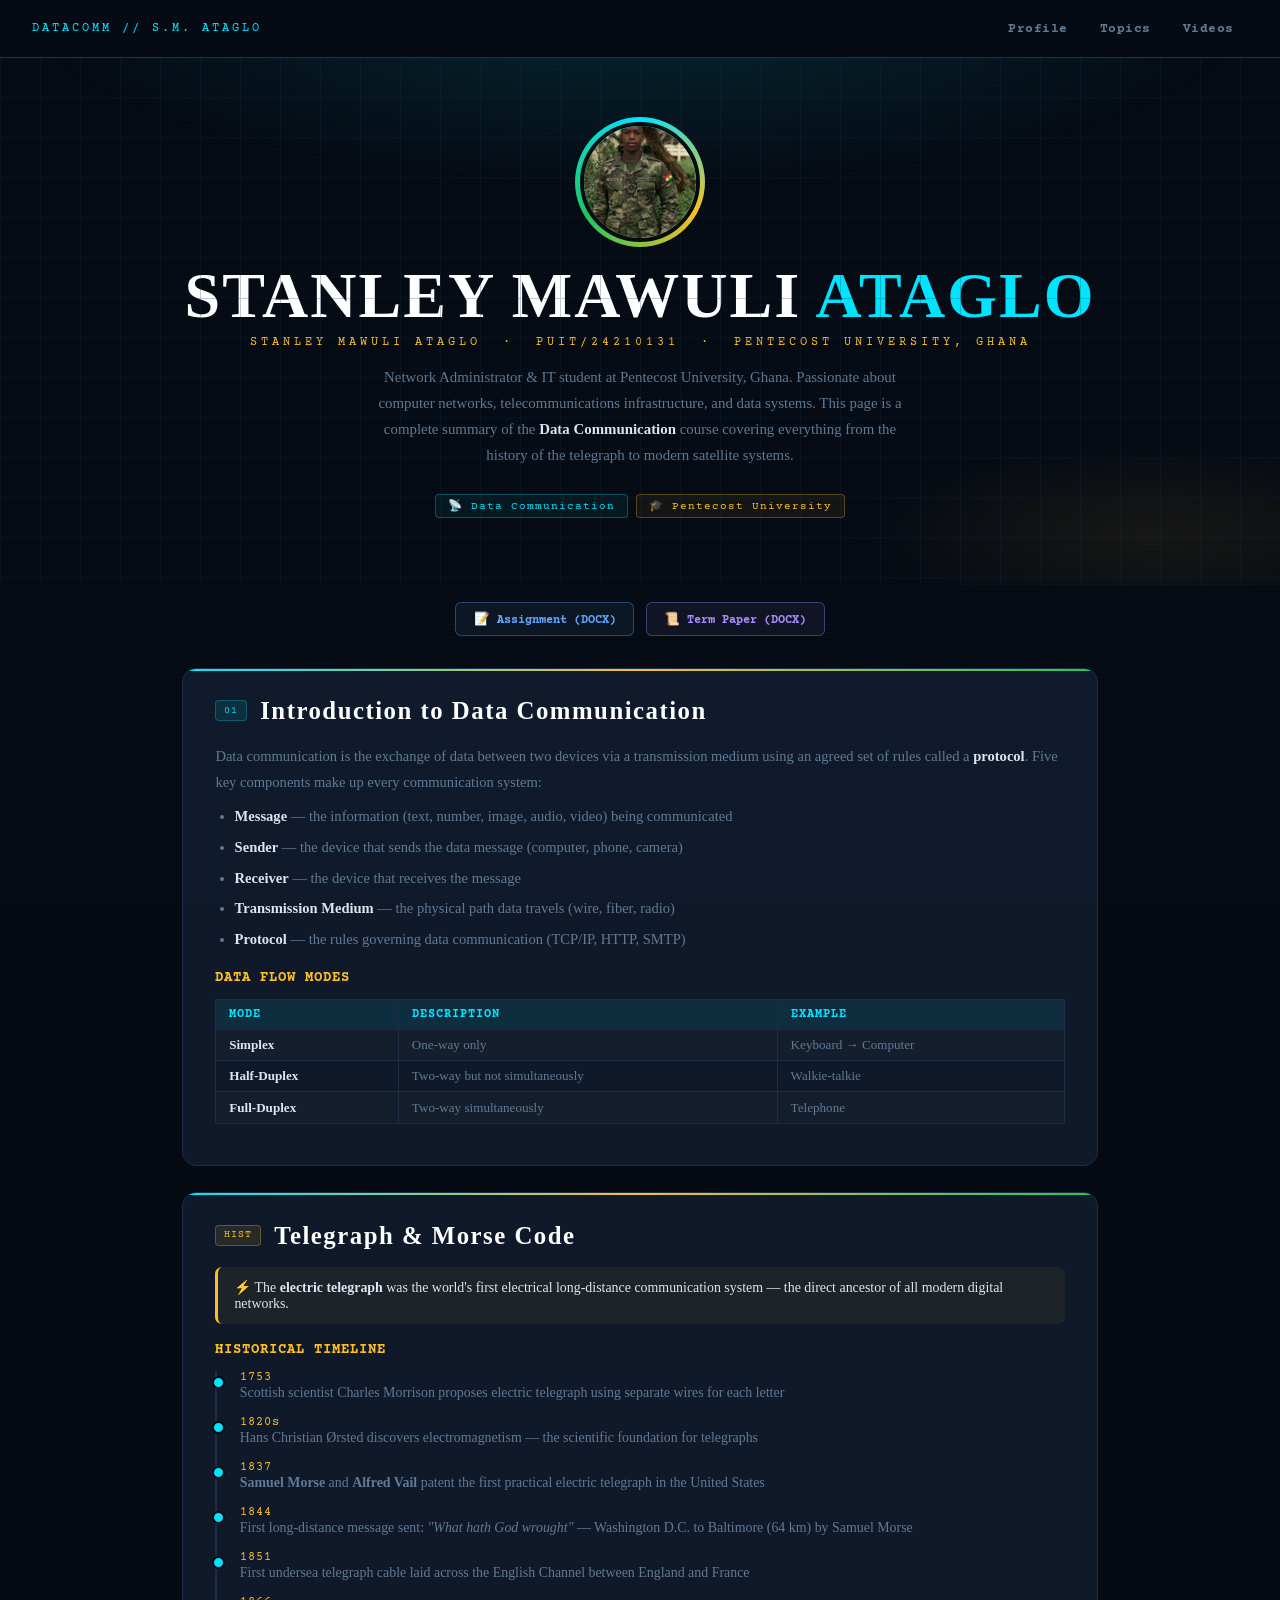
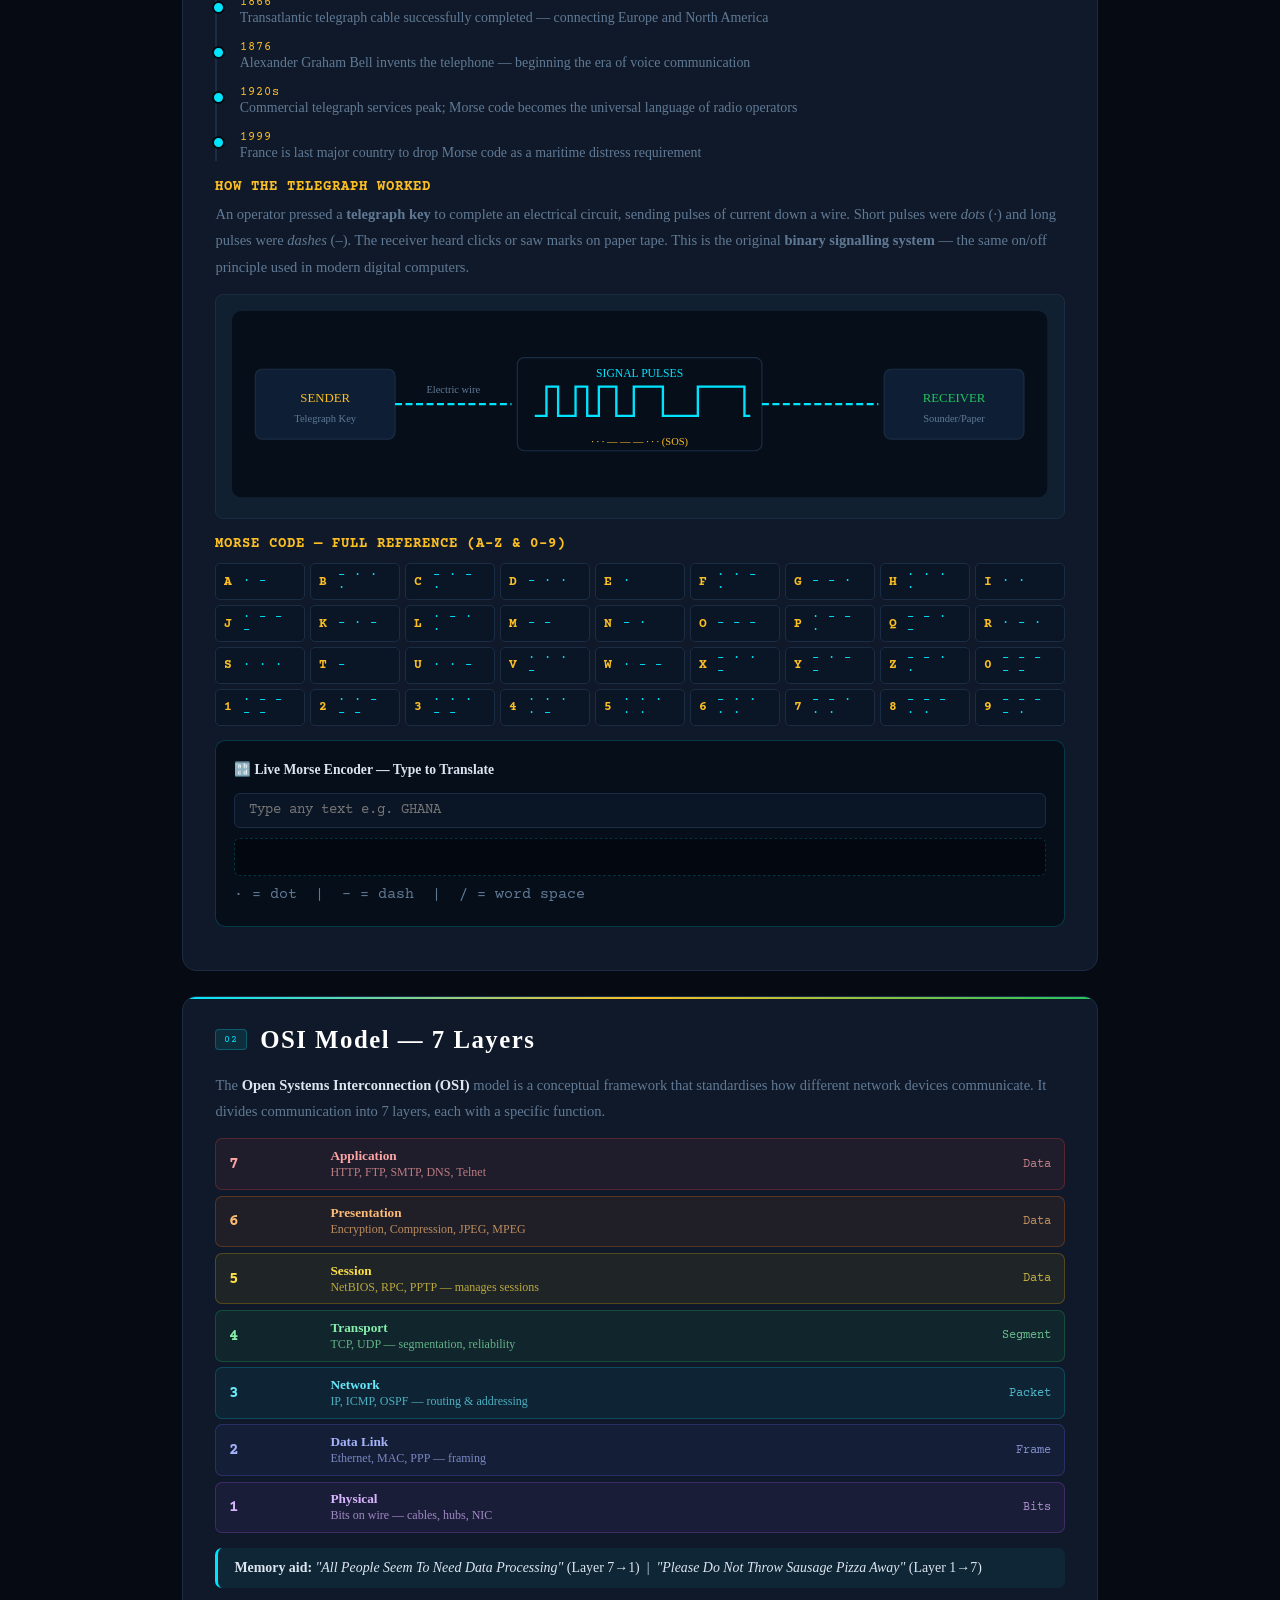
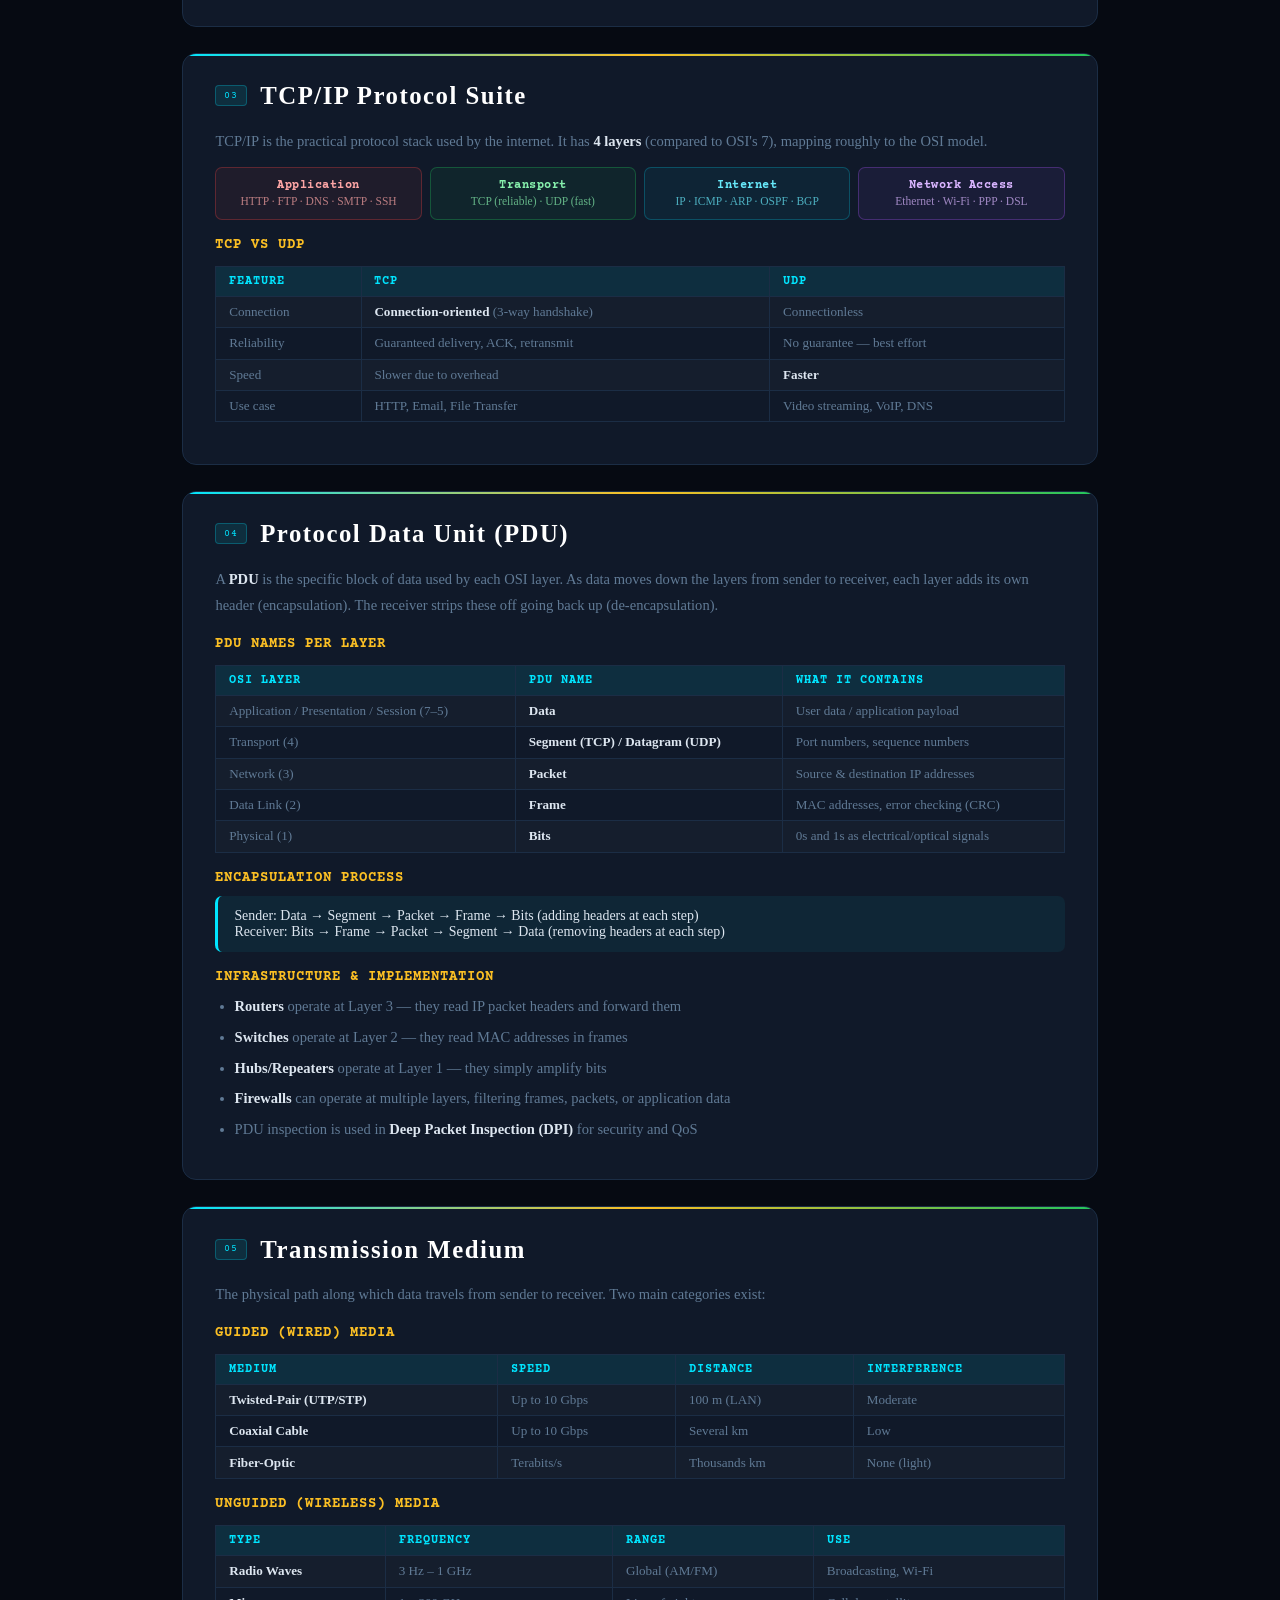
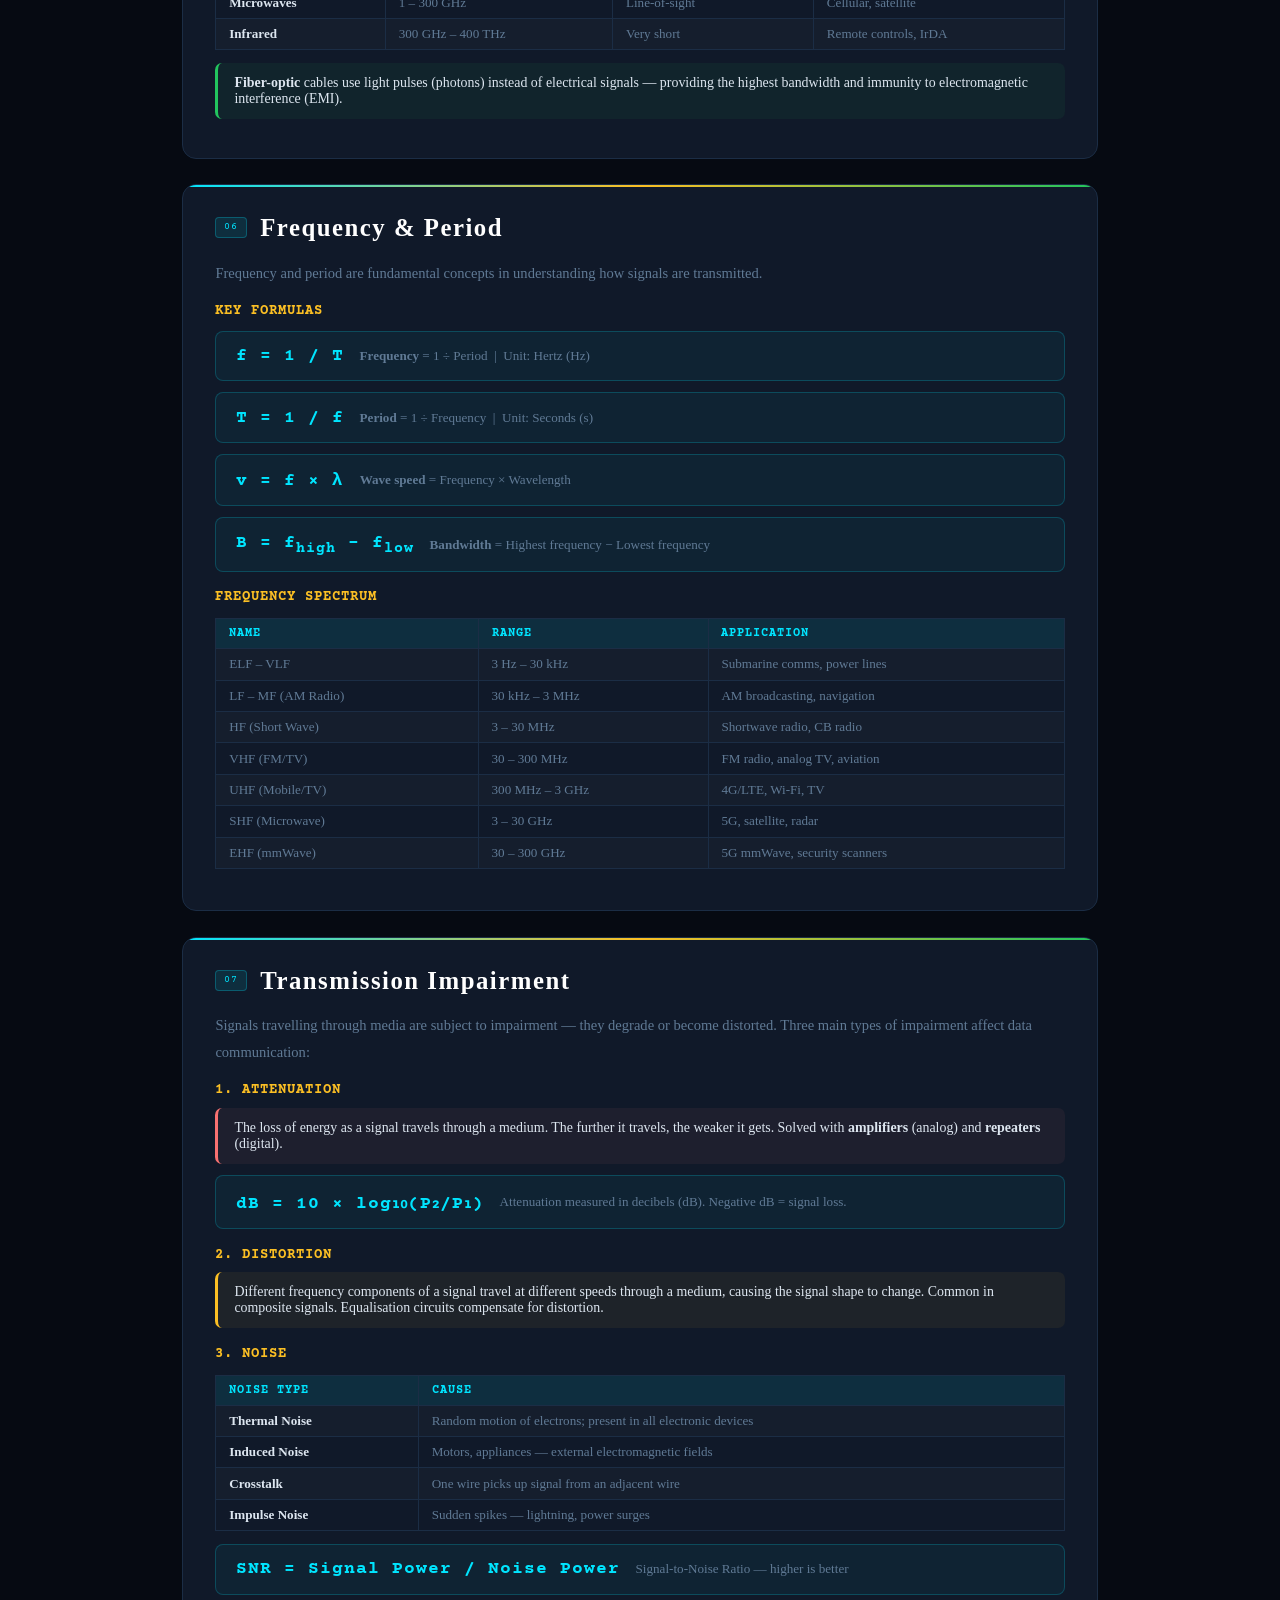
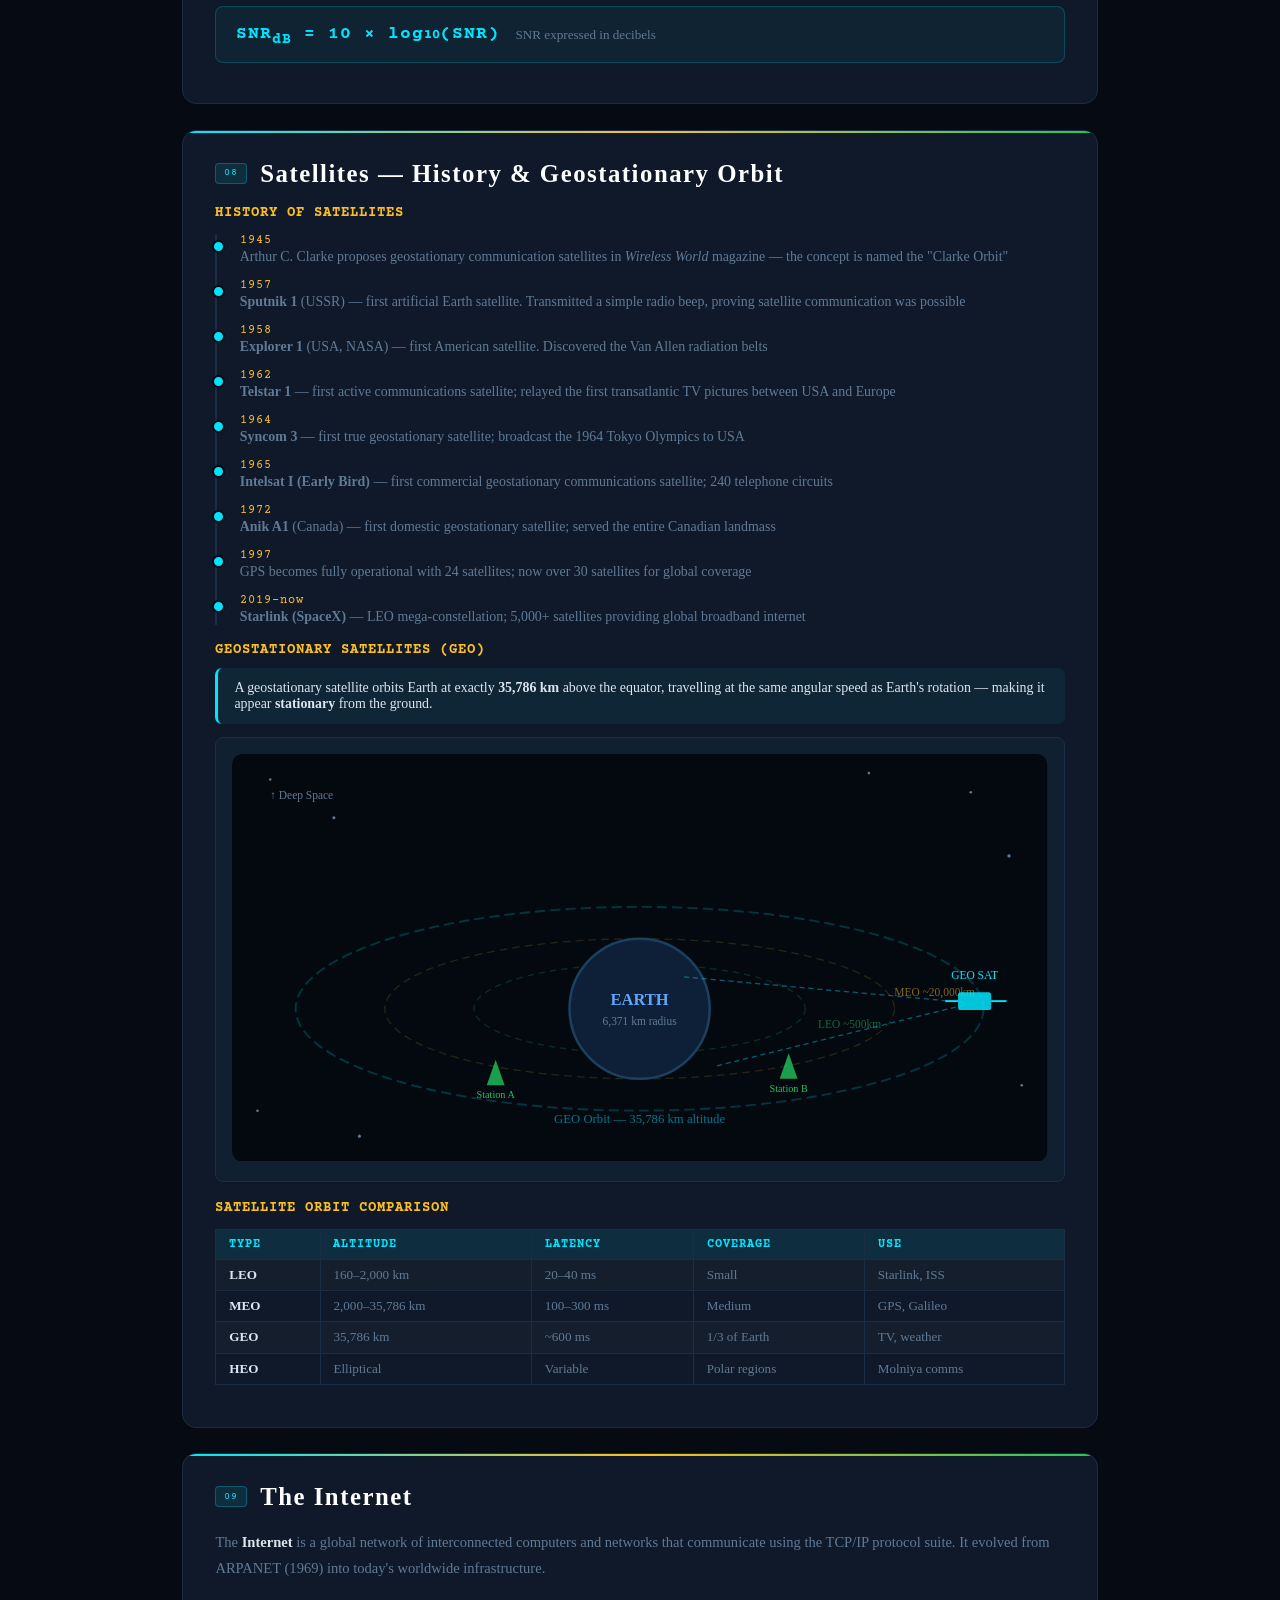
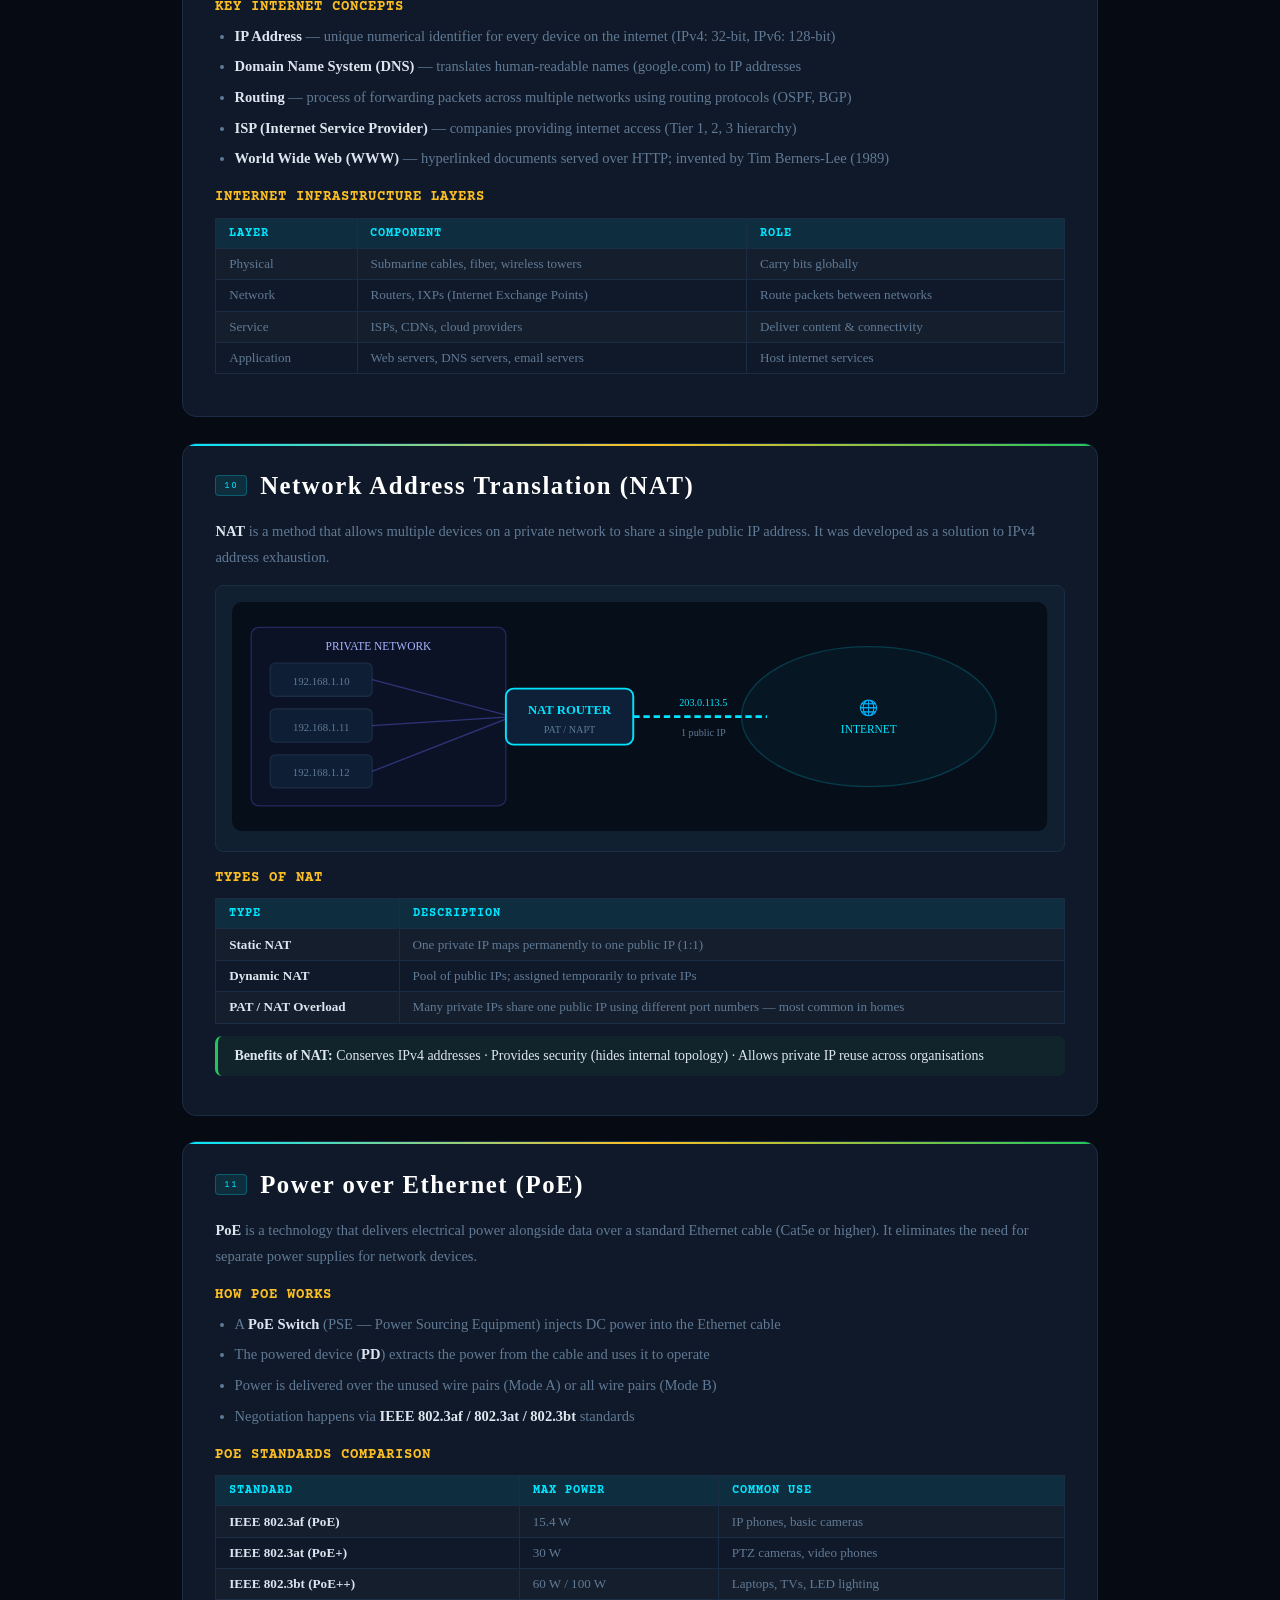
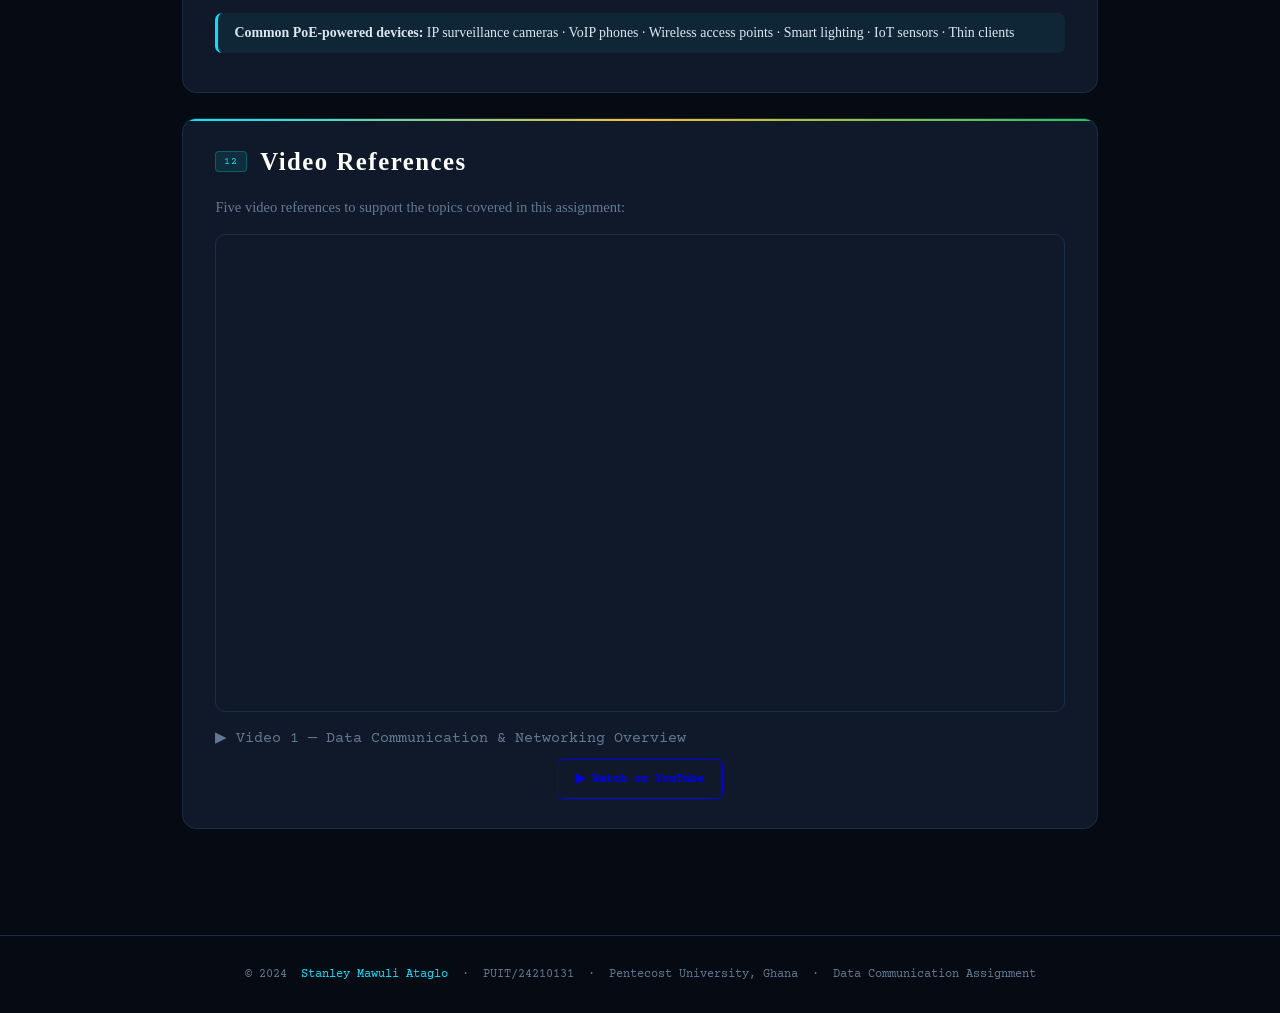
<file: index.html>
<!DOCTYPE html>
<html lang="en">
<head>
<meta charset="UTF-8"/>
<meta name="viewport" content="width=device-width, initial-scale=1.0"/>
<title>Data Communication — Stanley Mawuli Ataglo | PUIT/24210131 | Pentecost University</title>
<link href="https://fonts.googleapis.com/css2?family=IM+Fell+English&family=Courier+Prime:wght@400;700&display=swap" rel="stylesheet"/>

<link rel="stylesheet" href="style.css"/>
</head>
<body>

<!-- VIDEO BACKGROUND -->
<div id="vbg">
  <video autoplay muted loop playsinline id="bgvid">
    <source src="https://www.w3schools.com/howto/rain.mp4" type="video/mp4"/>
  </video>
</div>

<!-- NAV -->
<nav>
  <div class="nav-logo">DataComm // S.M. Ataglo</div>
  <ul class="nav-links">
    <a href="#profile">Profile</a>
    <a href="#topics">Topics</a>
    <a href="#videos">Videos</a>
  </ul>
</nav>

<!-- HERO -->
<section class="hero" id="profile">
  <div class="hero-bg"></div>
  <div class="hero-grid"></div>

  <div class="profile-wrap">
    <div class="profile-ring"></div>
    <div class="profile-photo">
      <img src="[data-uri]" alt="Stanley Ataglo"/>
    </div>
  </div>

  <h1>STANLEY MAWULI <em>ATAGLO</em></h1>
  <div class="student-id">Stanley Mawuli Ataglo &nbsp;·&nbsp; PUIT/24210131 &nbsp;·&nbsp; Pentecost University, Ghana</div>
  <p class="bio">
    Network Administrator &amp; IT student at Pentecost University, Ghana. Passionate about computer networks,
    telecommunications infrastructure, and data systems. This page is a complete summary of the
    <strong style="color:var(--text)">Data Communication</strong> course covering everything from the
    history of the telegraph to modern satellite systems.
  </p>
  <div class="badge-row">
    <span class="badge badge-cyan">📡 Data Communication</span>
    <span class="badge badge-gold">🎓 Pentecost University</span>
  </div>
</section>

<!-- FILE LINKS -->
<div class="files-bar">
 
  
  <a class="flink fl-doc" href="term_paper_ataglo.docx">📝 Assignment (DOCX)</a>
  <a class="flink" href="term_paper_ataglo.docx" download style="color:#a78bfa;border-color:rgba(167,139,250,.35);background:rgba(167,139,250,.07);">📜 Term Paper (DOCX)</a>
</div>

<!-- MAIN CONTENT -->
<main id="topics">

<!-- ══ SECTION 1: INTRODUCTION ══ -->
<div class="scard">
  <div class="sh"><span class="snum">01</span><h2>Introduction to Data Communication</h2></div>
  <p>Data communication is the exchange of data between two devices via a transmission medium using an agreed set of rules called a <strong class="hl">protocol</strong>. Five key components make up every communication system:</p>
  <ul>
    <li><strong>Message</strong> — the information (text, number, image, audio, video) being communicated</li>
    <li><strong>Sender</strong> — the device that sends the data message (computer, phone, camera)</li>
    <li><strong>Receiver</strong> — the device that receives the message</li>
    <li><strong>Transmission Medium</strong> — the physical path data travels (wire, fiber, radio)</li>
    <li><strong>Protocol</strong> — the rules governing data communication (TCP/IP, HTTP, SMTP)</li>
  </ul>
  <h3>Data Flow Modes</h3>
  <table class="tbl">
    <tr><th>Mode</th><th>Description</th><th>Example</th></tr>
    <tr><td><strong>Simplex</strong></td><td>One-way only</td><td>Keyboard → Computer</td></tr>
    <tr><td><strong>Half-Duplex</strong></td><td>Two-way but not simultaneously</td><td>Walkie-talkie</td></tr>
    <tr><td><strong>Full-Duplex</strong></td><td>Two-way simultaneously</td><td>Telephone</td></tr>
  </table>
</div>

<!-- ══ SECTION 2: TELEGRAPH & MORSE ══ -->
<div class="scard" id="telegraph">
  <div class="sh"><span class="snum" style="color:var(--gold);background:rgba(251,191,36,.1);border-color:rgba(251,191,36,.3);">HIST</span><h2>Telegraph &amp; Morse Code</h2></div>

  <div class="hbox hbox-gold">
    ⚡ The <strong>electric telegraph</strong> was the world's first electrical long-distance communication system — the direct ancestor of all modern digital networks.
  </div>

  <h3>Historical Timeline</h3>
  <div class="timeline">
    <div class="tl-item"><div class="tl-year">1753</div><div class="tl-text">Scottish scientist Charles Morrison proposes electric telegraph using separate wires for each letter</div></div>
    <div class="tl-item"><div class="tl-year">1820s</div><div class="tl-text">Hans Christian Ørsted discovers electromagnetism — the scientific foundation for telegraphs</div></div>
    <div class="tl-item"><div class="tl-year">1837</div><div class="tl-text"><strong>Samuel Morse</strong> and <strong>Alfred Vail</strong> patent the first practical electric telegraph in the United States</div></div>
    <div class="tl-item"><div class="tl-year">1844</div><div class="tl-text">First long-distance message sent: <em>"What hath God wrought"</em> — Washington D.C. to Baltimore (64 km) by Samuel Morse</div></div>
    <div class="tl-item"><div class="tl-year">1851</div><div class="tl-text">First undersea telegraph cable laid across the English Channel between England and France</div></div>
    <div class="tl-item"><div class="tl-year">1866</div><div class="tl-text">Transatlantic telegraph cable successfully completed — connecting Europe and North America</div></div>
    <div class="tl-item"><div class="tl-year">1876</div><div class="tl-text">Alexander Graham Bell invents the telephone — beginning the era of voice communication</div></div>
    <div class="tl-item"><div class="tl-year">1920s</div><div class="tl-text">Commercial telegraph services peak; Morse code becomes the universal language of radio operators</div></div>
    <div class="tl-item"><div class="tl-year">1999</div><div class="tl-text">France is last major country to drop Morse code as a maritime distress requirement</div></div>
  </div>

  <h3>How the Telegraph Worked</h3>
  <p>An operator pressed a <strong>telegraph key</strong> to complete an electrical circuit, sending pulses of current down a wire. Short pulses were <em>dots</em> (·) and long pulses were <em>dashes</em> (–). The receiver heard clicks or saw marks on paper tape. This is the original <strong>binary signalling system</strong> — the same on/off principle used in modern digital computers.</p>

  <!-- Telegraph diagram SVG -->
  <div class="sat-diagram" style="margin:.9rem 0;">
    <svg viewBox="0 0 700 160" xmlns="http://www.w3.org/2000/svg" style="max-width:100%;">
      <rect width="700" height="160" fill="#060e1a" rx="8"/>
      <!-- Sender box -->
      <rect x="20" y="50" width="120" height="60" rx="6" fill="#0d1e35" stroke="#1b2d45"/>
      <text x="80" y="78" text-anchor="middle" fill="#fbbf24" font-size="11" font-family="IBM Plex Mono">SENDER</text>
      <text x="80" y="95" text-anchor="middle" fill="#607a95" font-size="9" font-family="IBM Plex Mono">Telegraph Key</text>
      <!-- Wire -->
      <line x1="140" y1="80" x2="240" y2="80" stroke="#00e5ff" stroke-width="2" stroke-dasharray="6,3"/>
      <text x="190" y="70" text-anchor="middle" fill="#607a95" font-size="9" font-family="IBM Plex Mono">Electric wire</text>
      <!-- Signal pulses -->
      <rect x="245" y="40" width="210" height="80" rx="6" fill="#060e1a" stroke="#1b2d45"/>
      <text x="350" y="57" text-anchor="middle" fill="#00e5ff" font-size="10" font-family="IBM Plex Mono">SIGNAL PULSES</text>
      <polyline points="260,90 270,90 270,65 280,65 280,90 295,90 295,65 305,65 305,90 315,90 315,90 315,65 330,65 330,90 345,90 345,65 370,65 370,90 400,90 400,65 440,65 440,90 445,90" fill="none" stroke="#00e5ff" stroke-width="2"/>
      <text x="350" y="115" text-anchor="middle" fill="#fbbf24" font-size="9" font-family="IBM Plex Mono">· · · — — — · · ·  (SOS)</text>
      <!-- Wire 2 -->
      <line x1="455" y1="80" x2="555" y2="80" stroke="#00e5ff" stroke-width="2" stroke-dasharray="6,3"/>
      <!-- Receiver box -->
      <rect x="560" y="50" width="120" height="60" rx="6" fill="#0d1e35" stroke="#1b2d45"/>
      <text x="620" y="78" text-anchor="middle" fill="#22c55e" font-size="11" font-family="IBM Plex Mono">RECEIVER</text>
      <text x="620" y="95" text-anchor="middle" fill="#607a95" font-size="9" font-family="IBM Plex Mono">Sounder/Paper</text>
    </svg>
  </div>

  <h3>Morse Code — Full Reference (A–Z &amp; 0–9)</h3>
  <div class="morse-grid">
    <div class="mc"><span class="mc-l">A</span><span class="mc-c">· –</span></div>
    <div class="mc"><span class="mc-l">B</span><span class="mc-c">– · · ·</span></div>
    <div class="mc"><span class="mc-l">C</span><span class="mc-c">– · – ·</span></div>
    <div class="mc"><span class="mc-l">D</span><span class="mc-c">– · ·</span></div>
    <div class="mc"><span class="mc-l">E</span><span class="mc-c">·</span></div>
    <div class="mc"><span class="mc-l">F</span><span class="mc-c">· · – ·</span></div>
    <div class="mc"><span class="mc-l">G</span><span class="mc-c">– – ·</span></div>
    <div class="mc"><span class="mc-l">H</span><span class="mc-c">· · · ·</span></div>
    <div class="mc"><span class="mc-l">I</span><span class="mc-c">· ·</span></div>
    <div class="mc"><span class="mc-l">J</span><span class="mc-c">· – – –</span></div>
    <div class="mc"><span class="mc-l">K</span><span class="mc-c">– · –</span></div>
    <div class="mc"><span class="mc-l">L</span><span class="mc-c">· – · ·</span></div>
    <div class="mc"><span class="mc-l">M</span><span class="mc-c">– –</span></div>
    <div class="mc"><span class="mc-l">N</span><span class="mc-c">– ·</span></div>
    <div class="mc"><span class="mc-l">O</span><span class="mc-c">– – –</span></div>
    <div class="mc"><span class="mc-l">P</span><span class="mc-c">· – – ·</span></div>
    <div class="mc"><span class="mc-l">Q</span><span class="mc-c">– – · –</span></div>
    <div class="mc"><span class="mc-l">R</span><span class="mc-c">· – ·</span></div>
    <div class="mc"><span class="mc-l">S</span><span class="mc-c">· · ·</span></div>
    <div class="mc"><span class="mc-l">T</span><span class="mc-c">–</span></div>
    <div class="mc"><span class="mc-l">U</span><span class="mc-c">· · –</span></div>
    <div class="mc"><span class="mc-l">V</span><span class="mc-c">· · · –</span></div>
    <div class="mc"><span class="mc-l">W</span><span class="mc-c">· – –</span></div>
    <div class="mc"><span class="mc-l">X</span><span class="mc-c">– · · –</span></div>
    <div class="mc"><span class="mc-l">Y</span><span class="mc-c">– · – –</span></div>
    <div class="mc"><span class="mc-l">Z</span><span class="mc-c">– – · ·</span></div>
    <div class="mc"><span class="mc-l">0</span><span class="mc-c">– – – – –</span></div>
    <div class="mc"><span class="mc-l">1</span><span class="mc-c">· – – – –</span></div>
    <div class="mc"><span class="mc-l">2</span><span class="mc-c">· · – – –</span></div>
    <div class="mc"><span class="mc-l">3</span><span class="mc-c">· · · – –</span></div>
    <div class="mc"><span class="mc-l">4</span><span class="mc-c">· · · · –</span></div>
    <div class="mc"><span class="mc-l">5</span><span class="mc-c">· · · · ·</span></div>
    <div class="mc"><span class="mc-l">6</span><span class="mc-c">– · · · ·</span></div>
    <div class="mc"><span class="mc-l">7</span><span class="mc-c">– – · · ·</span></div>
    <div class="mc"><span class="mc-l">8</span><span class="mc-c">– – – · ·</span></div>
    <div class="mc"><span class="mc-l">9</span><span class="mc-c">– – – – ·</span></div>
  </div>

  <div class="encoder">
    <p style="color:var(--text);font-weight:600;margin-bottom:.6rem;font-size:.85rem;">🔡 Live Morse Encoder — Type to Translate</p>
    <input id="minput" type="text" placeholder="Type any text e.g. GHANA" />
    <div class="encoder-out" id="mout"></div>
    <p class="encoder-hint">· = dot &nbsp;|&nbsp; – = dash &nbsp;|&nbsp; / = word space</p>
  </div>
</div>

<!-- ══ SECTION 3: OSI MODEL ══ -->
<div class="scard" id="osi">
  <div class="sh"><span class="snum">02</span><h2>OSI Model — 7 Layers</h2></div>
  <p>The <strong class="hl">Open Systems Interconnection (OSI)</strong> model is a conceptual framework that standardises how different network devices communicate. It divides communication into 7 layers, each with a specific function.</p>

  <div class="osi-stack">
    <div class="osi-layer l7"><span class="ol-num">7</span><div><span class="ol-name">Application</span><br/><span style="font-size:.75rem;opacity:.7">HTTP, FTP, SMTP, DNS, Telnet</span></div><span class="ol-pdu">Data</span></div>
    <div class="osi-layer l6"><span class="ol-num">6</span><div><span class="ol-name">Presentation</span><br/><span style="font-size:.75rem;opacity:.7">Encryption, Compression, JPEG, MPEG</span></div><span class="ol-pdu">Data</span></div>
    <div class="osi-layer l5"><span class="ol-num">5</span><div><span class="ol-name">Session</span><br/><span style="font-size:.75rem;opacity:.7">NetBIOS, RPC, PPTP — manages sessions</span></div><span class="ol-pdu">Data</span></div>
    <div class="osi-layer l4"><span class="ol-num">4</span><div><span class="ol-name">Transport</span><br/><span style="font-size:.75rem;opacity:.7">TCP, UDP — segmentation, reliability</span></div><span class="ol-pdu">Segment</span></div>
    <div class="osi-layer l3"><span class="ol-num">3</span><div><span class="ol-name">Network</span><br/><span style="font-size:.75rem;opacity:.7">IP, ICMP, OSPF — routing &amp; addressing</span></div><span class="ol-pdu">Packet</span></div>
    <div class="osi-layer l2"><span class="ol-num">2</span><div><span class="ol-name">Data Link</span><br/><span style="font-size:.75rem;opacity:.7">Ethernet, MAC, PPP — framing</span></div><span class="ol-pdu">Frame</span></div>
    <div class="osi-layer l1"><span class="ol-num">1</span><div><span class="ol-name">Physical</span><br/><span style="font-size:.75rem;opacity:.7">Bits on wire — cables, hubs, NIC</span></div><span class="ol-pdu">Bits</span></div>
  </div>

  <div class="hbox hbox-cyan" style="margin-top:.9rem;">
    <strong>Memory aid:</strong> <em>"All People Seem To Need Data Processing"</em> (Layer 7→1) &nbsp;|&nbsp; <em>"Please Do Not Throw Sausage Pizza Away"</em> (Layer 1→7)
  </div>
</div>

<!-- ══ SECTION 4: TCP/IP ══ -->
<div class="scard">
  <div class="sh"><span class="snum">03</span><h2>TCP/IP Protocol Suite</h2></div>
  <p>TCP/IP is the practical protocol stack used by the internet. It has <strong class="hl">4 layers</strong> (compared to OSI's 7), mapping roughly to the OSI model.</p>

  <div class="tcpip-stack">
    <div class="tcp-layer tc1"><div class="tcp-lname">Application</div><div class="tcp-proto">HTTP · FTP · DNS · SMTP · SSH</div></div>
    <div class="tcp-layer tc2"><div class="tcp-lname">Transport</div><div class="tcp-proto">TCP (reliable) · UDP (fast)</div></div>
    <div class="tcp-layer tc3"><div class="tcp-lname">Internet</div><div class="tcp-proto">IP · ICMP · ARP · OSPF · BGP</div></div>
    <div class="tcp-layer tc4"><div class="tcp-lname">Network Access</div><div class="tcp-proto">Ethernet · Wi-Fi · PPP · DSL</div></div>
  </div>

  <h3>TCP vs UDP</h3>
  <table class="tbl">
    <tr><th>Feature</th><th>TCP</th><th>UDP</th></tr>
    <tr><td>Connection</td><td><strong>Connection-oriented</strong> (3-way handshake)</td><td>Connectionless</td></tr>
    <tr><td>Reliability</td><td>Guaranteed delivery, ACK, retransmit</td><td>No guarantee — best effort</td></tr>
    <tr><td>Speed</td><td>Slower due to overhead</td><td><strong>Faster</strong></td></tr>
    <tr><td>Use case</td><td>HTTP, Email, File Transfer</td><td>Video streaming, VoIP, DNS</td></tr>
  </table>
</div>

<!-- ══ SECTION 5: PDU ══ -->
<div class="scard">
  <div class="sh"><span class="snum">04</span><h2>Protocol Data Unit (PDU)</h2></div>
  <p>A <strong class="hl">PDU</strong> is the specific block of data used by each OSI layer. As data moves down the layers from sender to receiver, each layer adds its own header (encapsulation). The receiver strips these off going back up (de-encapsulation).</p>

  <h3>PDU Names per Layer</h3>
  <table class="tbl">
    <tr><th>OSI Layer</th><th>PDU Name</th><th>What it contains</th></tr>
    <tr><td>Application / Presentation / Session (7–5)</td><td><strong>Data</strong></td><td>User data / application payload</td></tr>
    <tr><td>Transport (4)</td><td><strong>Segment (TCP) / Datagram (UDP)</strong></td><td>Port numbers, sequence numbers</td></tr>
    <tr><td>Network (3)</td><td><strong>Packet</strong></td><td>Source &amp; destination IP addresses</td></tr>
    <tr><td>Data Link (2)</td><td><strong>Frame</strong></td><td>MAC addresses, error checking (CRC)</td></tr>
    <tr><td>Physical (1)</td><td><strong>Bits</strong></td><td>0s and 1s as electrical/optical signals</td></tr>
  </table>

  <h3>Encapsulation Process</h3>
  <div class="hbox hbox-cyan">
    Sender: Data → Segment → Packet → Frame → Bits (adding headers at each step)<br/>
    Receiver: Bits → Frame → Packet → Segment → Data (removing headers at each step)
  </div>

  <h3>Infrastructure &amp; Implementation</h3>
  <ul>
    <li><strong>Routers</strong> operate at Layer 3 — they read IP packet headers and forward them</li>
    <li><strong>Switches</strong> operate at Layer 2 — they read MAC addresses in frames</li>
    <li><strong>Hubs/Repeaters</strong> operate at Layer 1 — they simply amplify bits</li>
    <li><strong>Firewalls</strong> can operate at multiple layers, filtering frames, packets, or application data</li>
    <li>PDU inspection is used in <strong>Deep Packet Inspection (DPI)</strong> for security and QoS</li>
  </ul>
</div>

<!-- ══ SECTION 6: TRANSMISSION MEDIUM ══ -->
<div class="scard">
  <div class="sh"><span class="snum">05</span><h2>Transmission Medium</h2></div>
  <p>The physical path along which data travels from sender to receiver. Two main categories exist:</p>

  <h3>Guided (Wired) Media</h3>
  <table class="tbl">
    <tr><th>Medium</th><th>Speed</th><th>Distance</th><th>Interference</th></tr>
    <tr><td><strong>Twisted-Pair (UTP/STP)</strong></td><td>Up to 10 Gbps</td><td>100 m (LAN)</td><td>Moderate</td></tr>
    <tr><td><strong>Coaxial Cable</strong></td><td>Up to 10 Gbps</td><td>Several km</td><td>Low</td></tr>
    <tr><td><strong>Fiber-Optic</strong></td><td>Terabits/s</td><td>Thousands km</td><td>None (light)</td></tr>
  </table>

  <h3>Unguided (Wireless) Media</h3>
  <table class="tbl">
    <tr><th>Type</th><th>Frequency</th><th>Range</th><th>Use</th></tr>
    <tr><td><strong>Radio Waves</strong></td><td>3 Hz – 1 GHz</td><td>Global (AM/FM)</td><td>Broadcasting, Wi-Fi</td></tr>
    <tr><td><strong>Microwaves</strong></td><td>1 – 300 GHz</td><td>Line-of-sight</td><td>Cellular, satellite</td></tr>
    <tr><td><strong>Infrared</strong></td><td>300 GHz – 400 THz</td><td>Very short</td><td>Remote controls, IrDA</td></tr>
  </table>

  <div class="hbox hbox-green">
    <strong>Fiber-optic</strong> cables use light pulses (photons) instead of electrical signals — providing the highest bandwidth and immunity to electromagnetic interference (EMI).
  </div>
</div>

<!-- ══ SECTION 7: FREQUENCY & PERIOD ══ -->
<div class="scard">
  <div class="sh"><span class="snum">06</span><h2>Frequency &amp; Period</h2></div>
  <p>Frequency and period are fundamental concepts in understanding how signals are transmitted.</p>

  <h3>Key Formulas</h3>
  <div class="formula">
    <span class="formula-eq">f = 1 / T</span>
    <span class="formula-desc"><strong>Frequency</strong> = 1 ÷ Period &nbsp;|&nbsp; Unit: Hertz (Hz)</span>
  </div>
  <div class="formula">
    <span class="formula-eq">T = 1 / f</span>
    <span class="formula-desc"><strong>Period</strong> = 1 ÷ Frequency &nbsp;|&nbsp; Unit: Seconds (s)</span>
  </div>
  <div class="formula">
    <span class="formula-eq">v = f × λ</span>
    <span class="formula-desc"><strong>Wave speed</strong> = Frequency × Wavelength</span>
  </div>
  <div class="formula">
    <span class="formula-eq">B = f<sub>high</sub> − f<sub>low</sub></span>
    <span class="formula-desc"><strong>Bandwidth</strong> = Highest frequency − Lowest frequency</span>
  </div>

  <h3>Frequency Spectrum</h3>
  <table class="tbl">
    <tr><th>Name</th><th>Range</th><th>Application</th></tr>
    <tr><td>ELF – VLF</td><td>3 Hz – 30 kHz</td><td>Submarine comms, power lines</td></tr>
    <tr><td>LF – MF (AM Radio)</td><td>30 kHz – 3 MHz</td><td>AM broadcasting, navigation</td></tr>
    <tr><td>HF (Short Wave)</td><td>3 – 30 MHz</td><td>Shortwave radio, CB radio</td></tr>
    <tr><td>VHF (FM/TV)</td><td>30 – 300 MHz</td><td>FM radio, analog TV, aviation</td></tr>
    <tr><td>UHF (Mobile/TV)</td><td>300 MHz – 3 GHz</td><td>4G/LTE, Wi-Fi, TV</td></tr>
    <tr><td>SHF (Microwave)</td><td>3 – 30 GHz</td><td>5G, satellite, radar</td></tr>
    <tr><td>EHF (mmWave)</td><td>30 – 300 GHz</td><td>5G mmWave, security scanners</td></tr>
  </table>
</div>

<!-- ══ SECTION 8: TRANSMISSION IMPAIRMENT ══ -->
<div class="scard">
  <div class="sh"><span class="snum">07</span><h2>Transmission Impairment</h2></div>
  <p>Signals travelling through media are subject to impairment — they degrade or become distorted. Three main types of impairment affect data communication:</p>

  <h3>1. Attenuation</h3>
  <div class="hbox hbox-red">
    The loss of energy as a signal travels through a medium. The further it travels, the weaker it gets. Solved with <strong>amplifiers</strong> (analog) and <strong>repeaters</strong> (digital).
  </div>
  <div class="formula">
    <span class="formula-eq">dB = 10 × log₁₀(P₂/P₁)</span>
    <span class="formula-desc">Attenuation measured in decibels (dB). Negative dB = signal loss.</span>
  </div>

  <h3>2. Distortion</h3>
  <div class="hbox hbox-gold">
    Different frequency components of a signal travel at different speeds through a medium, causing the signal shape to change. Common in composite signals. Equalisation circuits compensate for distortion.
  </div>

  <h3>3. Noise</h3>
  <table class="tbl">
    <tr><th>Noise Type</th><th>Cause</th></tr>
    <tr><td><strong>Thermal Noise</strong></td><td>Random motion of electrons; present in all electronic devices</td></tr>
    <tr><td><strong>Induced Noise</strong></td><td>Motors, appliances — external electromagnetic fields</td></tr>
    <tr><td><strong>Crosstalk</strong></td><td>One wire picks up signal from an adjacent wire</td></tr>
    <tr><td><strong>Impulse Noise</strong></td><td>Sudden spikes — lightning, power surges</td></tr>
  </table>

  <div class="formula">
    <span class="formula-eq">SNR = Signal Power / Noise Power</span>
    <span class="formula-desc">Signal-to-Noise Ratio — higher is better</span>
  </div>
  <div class="formula">
    <span class="formula-eq">SNR<sub>dB</sub> = 10 × log₁₀(SNR)</span>
    <span class="formula-desc">SNR expressed in decibels</span>
  </div>
</div>

<!-- ══ SECTION 9: SATELLITES ══ -->
<div class="scard" id="satellites">
  <div class="sh"><span class="snum">08</span><h2>Satellites — History &amp; Geostationary Orbit</h2></div>

  <h3>History of Satellites</h3>
  <div class="timeline">
    <div class="tl-item"><div class="tl-year">1945</div><div class="tl-text">Arthur C. Clarke proposes geostationary communication satellites in <em>Wireless World</em> magazine — the concept is named the "Clarke Orbit"</div></div>
    <div class="tl-item"><div class="tl-year">1957</div><div class="tl-text"><strong>Sputnik 1</strong> (USSR) — first artificial Earth satellite. Transmitted a simple radio beep, proving satellite communication was possible</div></div>
    <div class="tl-item"><div class="tl-year">1958</div><div class="tl-text"><strong>Explorer 1</strong> (USA, NASA) — first American satellite. Discovered the Van Allen radiation belts</div></div>
    <div class="tl-item"><div class="tl-year">1962</div><div class="tl-text"><strong>Telstar 1</strong> — first active communications satellite; relayed the first transatlantic TV pictures between USA and Europe</div></div>
    <div class="tl-item"><div class="tl-year">1964</div><div class="tl-text"><strong>Syncom 3</strong> — first true geostationary satellite; broadcast the 1964 Tokyo Olympics to USA</div></div>
    <div class="tl-item"><div class="tl-year">1965</div><div class="tl-text"><strong>Intelsat I (Early Bird)</strong> — first commercial geostationary communications satellite; 240 telephone circuits</div></div>
    <div class="tl-item"><div class="tl-year">1972</div><div class="tl-text"><strong>Anik A1</strong> (Canada) — first domestic geostationary satellite; served the entire Canadian landmass</div></div>
    <div class="tl-item"><div class="tl-year">1997</div><div class="tl-text">GPS becomes fully operational with 24 satellites; now over 30 satellites for global coverage</div></div>
    <div class="tl-item"><div class="tl-year">2019–now</div><div class="tl-text"><strong>Starlink (SpaceX)</strong> — LEO mega-constellation; 5,000+ satellites providing global broadband internet</div></div>
  </div>

  <h3>Geostationary Satellites (GEO)</h3>
  <div class="hbox hbox-cyan">
    A geostationary satellite orbits Earth at exactly <strong>35,786 km</strong> above the equator, travelling at the same angular speed as Earth's rotation — making it appear <strong>stationary</strong> from the ground.
  </div>

  <!-- Satellite orbit diagram -->
  <div class="sat-diagram">
    <svg viewBox="0 0 640 320" xmlns="http://www.w3.org/2000/svg" style="max-width:100%;">
      <rect width="640" height="320" fill="#040910" rx="8"/>
      <!-- Stars -->
      <circle cx="30" cy="20" r="1" fill="#607a95"/><circle cx="80" cy="50" r="1.2" fill="#607a95"/>
      <circle cx="580" cy="30" r="1" fill="#607a95"/><circle cx="610" cy="80" r="1.3" fill="#607a95"/>
      <circle cx="20" cy="280" r="1" fill="#607a95"/><circle cx="620" cy="260" r="1" fill="#607a95"/>
      <circle cx="100" cy="300" r="1.2" fill="#607a95"/><circle cx="500" cy="15" r="1" fill="#607a95"/>
      <!-- GEO orbit ring -->
      <ellipse cx="320" cy="200" rx="270" ry="80" fill="none" stroke="rgba(0,229,255,.2)" stroke-width="1.5" stroke-dasharray="8,4"/>
      <text x="320" y="290" text-anchor="middle" fill="rgba(0,229,255,.5)" font-size="10" font-family="IBM Plex Mono">GEO Orbit — 35,786 km altitude</text>
      <!-- MEO orbit -->
      <ellipse cx="320" cy="200" rx="200" ry="55" fill="none" stroke="rgba(251,191,36,.15)" stroke-width="1" stroke-dasharray="6,4"/>
      <text x="520" y="190" fill="rgba(251,191,36,.5)" font-size="9" font-family="IBM Plex Mono">MEO ~20,000km</text>
      <!-- LEO orbit -->
      <ellipse cx="320" cy="200" rx="130" ry="35" fill="none" stroke="rgba(34,197,94,.2)" stroke-width="1" stroke-dasharray="5,4"/>
      <text x="460" y="215" fill="rgba(34,197,94,.5)" font-size="9" font-family="IBM Plex Mono">LEO ~500km</text>
      <!-- Earth -->
      <circle cx="320" cy="200" r="55" fill="#0d2038" stroke="#1b4060" stroke-width="2"/>
      <text x="320" y="197" text-anchor="middle" fill="#60a5fa" font-size="13" font-family="IBM Plex Mono" font-weight="bold">EARTH</text>
      <text x="320" y="213" text-anchor="middle" fill="#607a95" font-size="9" font-family="IBM Plex Mono">6,371 km radius</text>
      <!-- GEO Satellite -->
      <rect x="570" y="187" width="26" height="14" rx="2" fill="#00e5ff" opacity=".85"/>
      <line x1="560" y1="194" x2="570" y2="194" stroke="#00e5ff" stroke-width="1.5"/>
      <line x1="596" y1="194" x2="608" y2="194" stroke="#00e5ff" stroke-width="1.5"/>
      <text x="583" y="177" text-anchor="middle" fill="#00e5ff" font-size="9" font-family="IBM Plex Mono">GEO SAT</text>
      <!-- Signal lines from GEO sat to Earth -->
      <line x1="575" y1="195" x2="355" y2="175" stroke="rgba(0,229,255,.4)" stroke-width="1" stroke-dasharray="4,3"/>
      <line x1="575" y1="197" x2="380" y2="245" stroke="rgba(0,229,255,.4)" stroke-width="1" stroke-dasharray="4,3"/>
      <!-- Ground stations -->
      <polygon points="200,260 207,240 214,260" fill="#22c55e" opacity=".8"/>
      <text x="207" y="270" text-anchor="middle" fill="#22c55e" font-size="8" font-family="IBM Plex Mono">Station A</text>
      <polygon points="430,255 437,235 444,255" fill="#22c55e" opacity=".8"/>
      <text x="437" y="265" text-anchor="middle" fill="#22c55e" font-size="8" font-family="IBM Plex Mono">Station B</text>
      <!-- Labels -->
      <text x="30" y="35" fill="#607a95" font-size="9" font-family="IBM Plex Mono">↑ Deep Space</text>
    </svg>
  </div>

  <h3>Satellite Orbit Comparison</h3>
  <table class="tbl">
    <tr><th>Type</th><th>Altitude</th><th>Latency</th><th>Coverage</th><th>Use</th></tr>
    <tr><td><strong>LEO</strong></td><td>160–2,000 km</td><td>20–40 ms</td><td>Small</td><td>Starlink, ISS</td></tr>
    <tr><td><strong>MEO</strong></td><td>2,000–35,786 km</td><td>100–300 ms</td><td>Medium</td><td>GPS, Galileo</td></tr>
    <tr><td><strong>GEO</strong></td><td>35,786 km</td><td>~600 ms</td><td>1/3 of Earth</td><td>TV, weather</td></tr>
    <tr><td><strong>HEO</strong></td><td>Elliptical</td><td>Variable</td><td>Polar regions</td><td>Molniya comms</td></tr>
  </table>
</div>

<!-- ══ SECTION 10: INTERNET ══ -->
<div class="scard" id="internet">
  <div class="sh"><span class="snum">09</span><h2>The Internet</h2></div>
  <p>The <strong class="hl">Internet</strong> is a global network of interconnected computers and networks that communicate using the TCP/IP protocol suite. It evolved from ARPANET (1969) into today's worldwide infrastructure.</p>

  <h3>Key Internet Concepts</h3>
  <ul>
    <li><strong>IP Address</strong> — unique numerical identifier for every device on the internet (IPv4: 32-bit, IPv6: 128-bit)</li>
    <li><strong>Domain Name System (DNS)</strong> — translates human-readable names (google.com) to IP addresses</li>
    <li><strong>Routing</strong> — process of forwarding packets across multiple networks using routing protocols (OSPF, BGP)</li>
    <li><strong>ISP (Internet Service Provider)</strong> — companies providing internet access (Tier 1, 2, 3 hierarchy)</li>
    <li><strong>World Wide Web (WWW)</strong> — hyperlinked documents served over HTTP; invented by Tim Berners-Lee (1989)</li>
  </ul>

  <h3>Internet Infrastructure Layers</h3>
  <table class="tbl">
    <tr><th>Layer</th><th>Component</th><th>Role</th></tr>
    <tr><td>Physical</td><td>Submarine cables, fiber, wireless towers</td><td>Carry bits globally</td></tr>
    <tr><td>Network</td><td>Routers, IXPs (Internet Exchange Points)</td><td>Route packets between networks</td></tr>
    <tr><td>Service</td><td>ISPs, CDNs, cloud providers</td><td>Deliver content &amp; connectivity</td></tr>
    <tr><td>Application</td><td>Web servers, DNS servers, email servers</td><td>Host internet services</td></tr>
  </table>
</div>

<!-- ══ SECTION 11: NAT ══ -->
<div class="scard">
  <div class="sh"><span class="snum">10</span><h2>Network Address Translation (NAT)</h2></div>
  <p><strong class="hl">NAT</strong> is a method that allows multiple devices on a private network to share a single public IP address. It was developed as a solution to IPv4 address exhaustion.</p>

  <!-- NAT diagram -->
  <div class="sat-diagram" style="margin:.9rem 0;">
    <svg viewBox="0 0 640 180" xmlns="http://www.w3.org/2000/svg" style="max-width:100%;">
      <rect width="640" height="180" fill="#060e1a" rx="8"/>
      <!-- Private network -->
      <rect x="15" y="20" width="200" height="140" rx="6" fill="rgba(99,102,241,.05)" stroke="rgba(99,102,241,.3)" stroke-width="1"/>
      <text x="115" y="38" text-anchor="middle" fill="#a5b4fc" font-size="9" font-family="IBM Plex Mono">PRIVATE NETWORK</text>
      <rect x="30" y="48" width="80" height="26" rx="4" fill="#0d1e35" stroke="#1b2d45"/>
      <text x="70" y="65" text-anchor="middle" fill="#607a95" font-size="8.5" font-family="IBM Plex Mono">192.168.1.10</text>
      <rect x="30" y="84" width="80" height="26" rx="4" fill="#0d1e35" stroke="#1b2d45"/>
      <text x="70" y="101" text-anchor="middle" fill="#607a95" font-size="8.5" font-family="IBM Plex Mono">192.168.1.11</text>
      <rect x="30" y="120" width="80" height="26" rx="4" fill="#0d1e35" stroke="#1b2d45"/>
      <text x="70" y="137" text-anchor="middle" fill="#607a95" font-size="8.5" font-family="IBM Plex Mono">192.168.1.12</text>
      <!-- Lines to router -->
      <line x1="110" y1="61" x2="220" y2="90" stroke="rgba(99,102,241,.4)" stroke-width="1"/>
      <line x1="110" y1="97" x2="220" y2="90" stroke="rgba(99,102,241,.4)" stroke-width="1"/>
      <line x1="110" y1="133" x2="220" y2="90" stroke="rgba(99,102,241,.4)" stroke-width="1"/>
      <!-- Router/NAT -->
      <rect x="215" y="68" width="100" height="44" rx="6" fill="#0d2038" stroke="#00e5ff" stroke-width="1.5"/>
      <text x="265" y="88" text-anchor="middle" fill="#00e5ff" font-size="10" font-family="IBM Plex Mono" font-weight="bold">NAT ROUTER</text>
      <text x="265" y="103" text-anchor="middle" fill="#607a95" font-size="8" font-family="IBM Plex Mono">PAT / NAPT</text>
      <!-- Line to internet -->
      <line x1="315" y1="90" x2="420" y2="90" stroke="#00e5ff" stroke-width="2" stroke-dasharray="5,3"/>
      <text x="370" y="82" text-anchor="middle" fill="#00e5ff" font-size="8" font-family="IBM Plex Mono">203.0.113.5</text>
      <text x="370" y="105" text-anchor="middle" fill="#607a95" font-size="8" font-family="IBM Plex Mono">1 public IP</text>
      <!-- Internet cloud -->
      <ellipse cx="500" cy="90" rx="100" ry="55" fill="rgba(0,229,255,.04)" stroke="rgba(0,229,255,.2)" stroke-width="1"/>
      <text x="500" y="87" text-anchor="middle" fill="#00e5ff" font-size="12" font-family="IBM Plex Mono">🌐</text>
      <text x="500" y="103" text-anchor="middle" fill="#00e5ff" font-size="9" font-family="IBM Plex Mono">INTERNET</text>
    </svg>
  </div>

  <h3>Types of NAT</h3>
  <table class="tbl">
    <tr><th>Type</th><th>Description</th></tr>
    <tr><td><strong>Static NAT</strong></td><td>One private IP maps permanently to one public IP (1:1)</td></tr>
    <tr><td><strong>Dynamic NAT</strong></td><td>Pool of public IPs; assigned temporarily to private IPs</td></tr>
    <tr><td><strong>PAT / NAT Overload</strong></td><td>Many private IPs share one public IP using different port numbers — most common in homes</td></tr>
  </table>

  <div class="hbox hbox-green">
    <strong>Benefits of NAT:</strong> Conserves IPv4 addresses · Provides security (hides internal topology) · Allows private IP reuse across organisations
  </div>
</div>

<!-- ══ SECTION 12: PoE ══ -->
<div class="scard">
  <div class="sh"><span class="snum">11</span><h2>Power over Ethernet (PoE)</h2></div>
  <p><strong class="hl">PoE</strong> is a technology that delivers electrical power alongside data over a standard Ethernet cable (Cat5e or higher). It eliminates the need for separate power supplies for network devices.</p>

  <h3>How PoE Works</h3>
  <ul>
    <li>A <strong>PoE Switch</strong> (PSE — Power Sourcing Equipment) injects DC power into the Ethernet cable</li>
    <li>The powered device (<strong>PD</strong>) extracts the power from the cable and uses it to operate</li>
    <li>Power is delivered over the unused wire pairs (Mode A) or all wire pairs (Mode B)</li>
    <li>Negotiation happens via <strong>IEEE 802.3af / 802.3at / 802.3bt</strong> standards</li>
  </ul>

  <h3>PoE Standards Comparison</h3>
  <table class="tbl">
    <tr><th>Standard</th><th>Max Power</th><th>Common Use</th></tr>
    <tr><td><strong>IEEE 802.3af (PoE)</strong></td><td>15.4 W</td><td>IP phones, basic cameras</td></tr>
    <tr><td><strong>IEEE 802.3at (PoE+)</strong></td><td>30 W</td><td>PTZ cameras, video phones</td></tr>
    <tr><td><strong>IEEE 802.3bt (PoE++)</strong></td><td>60 W / 100 W</td><td>Laptops, TVs, LED lighting</td></tr>
  </table>

  <div class="hbox hbox-cyan">
    <strong>Common PoE-powered devices:</strong> IP surveillance cameras · VoIP phones · Wireless access points · Smart lighting · IoT sensors · Thin clients
  </div>
</div>

<!-- ══ SECTION 13: VIDEOS ══ -->
<div class="scard" id="videos">
  <div class="sh"><span class="snum">12</span><h2>Video References</h2></div>
  <p>Five video references to support the topics covered in this assignment:</p>

  <div class="vid-wrap">
    <iframe src="https://youtu.be/579tFNgIogw?t=25" allowfullscreen title="Data Communication Overview"></iframe>
  </div>
  <p class="vid-lbl">▶ Video 1 — Data Communication &amp; Networking Overview</p>
  <p style="text-align:center;margin-top:.4rem;"><a class="flink" href="https://www.youtube.com/watch?v=579tFNgIogw&t=25s" target="_blank" rel="noopener noreferrer">▶ Watch on YouTube</a></p>
</div>

</main>

<!-- FOOTER -->
<footer>
  &copy; 2024 &nbsp;<span>Stanley Mawuli Ataglo</span> &nbsp;·&nbsp; PUIT/24210131 &nbsp;·&nbsp; Pentecost University, Ghana &nbsp;·&nbsp; Data Communication Assignment
</footer>

<script src="script.js" defer></script>
</body>
</html>
</file>
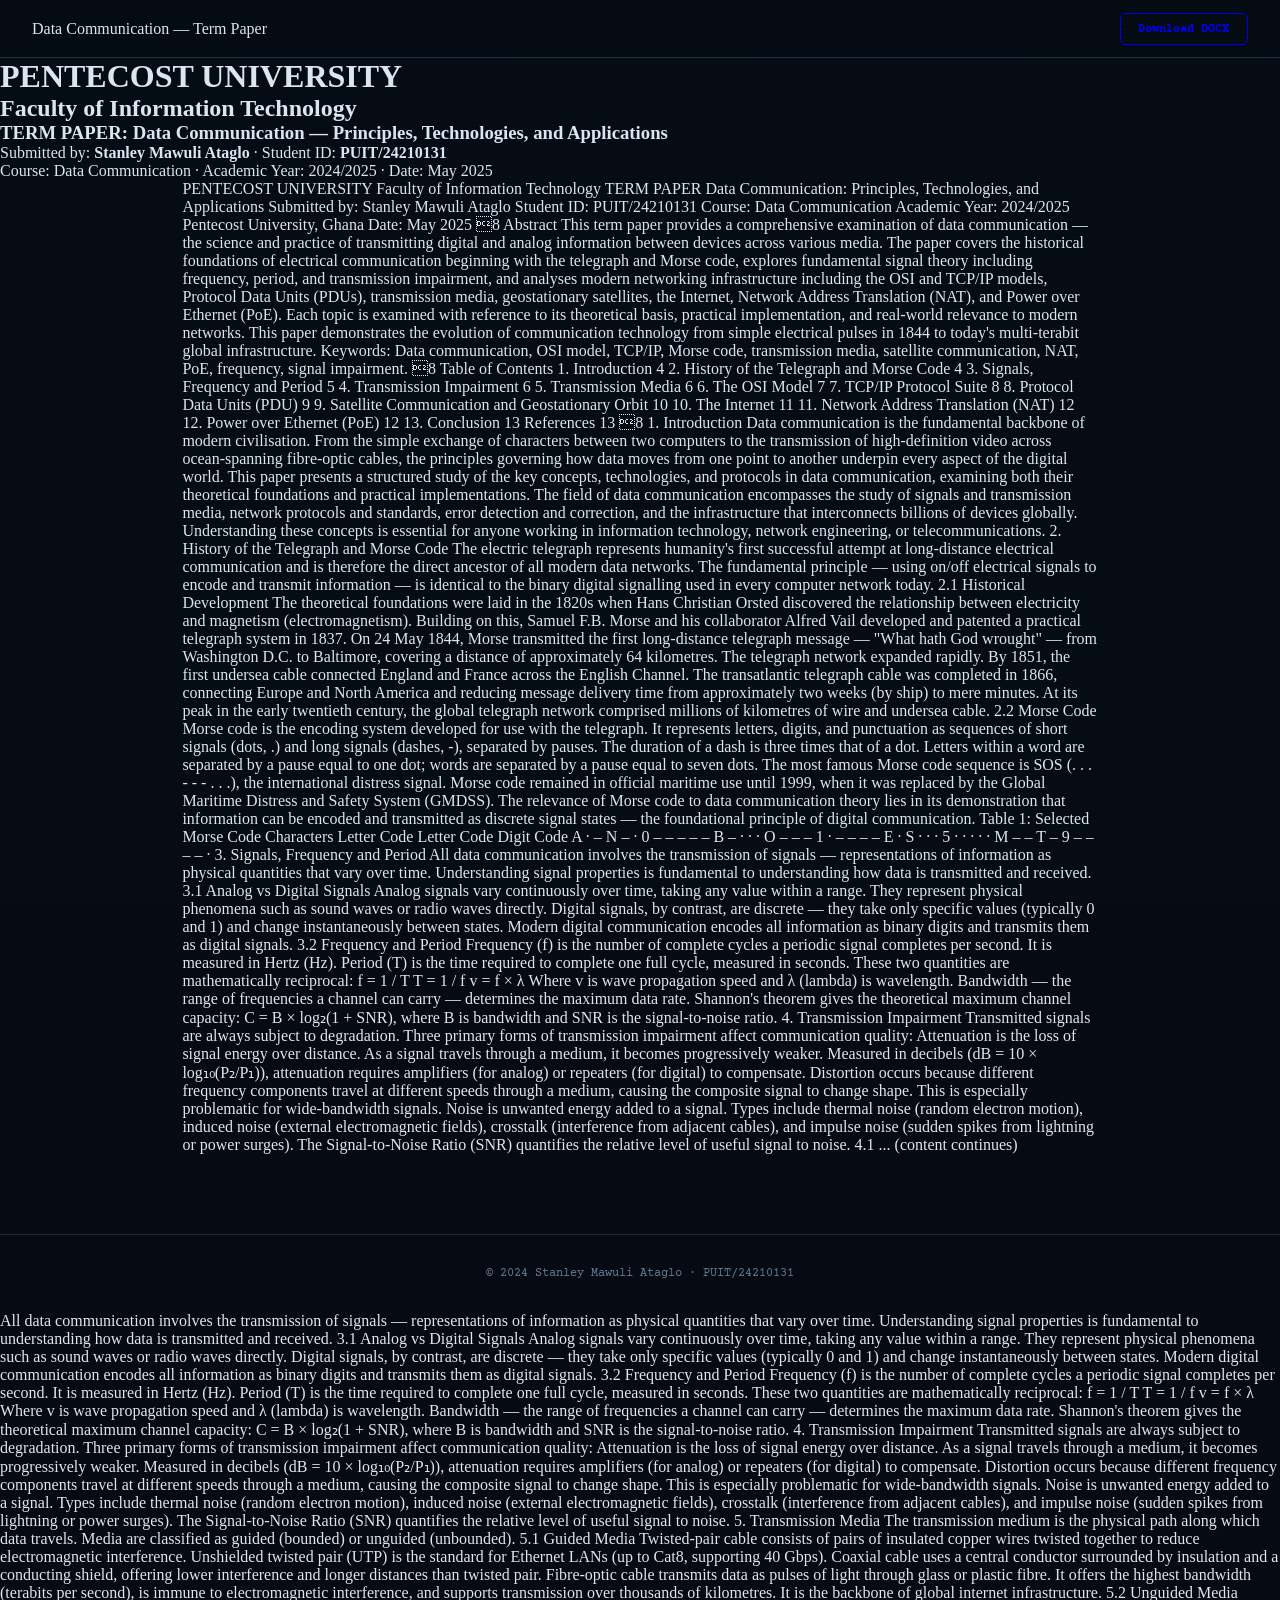
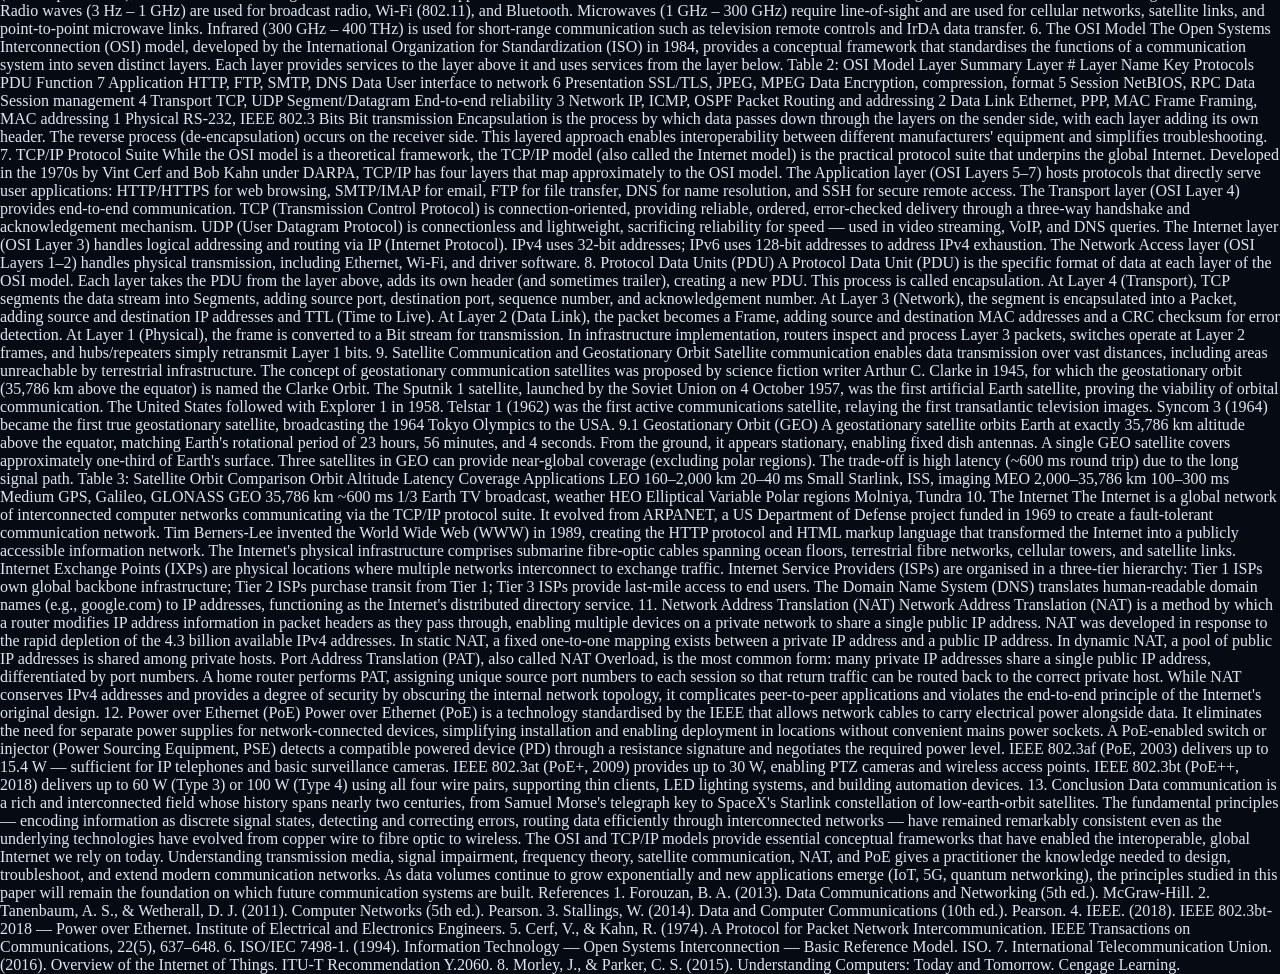
<file: assignment.html>
<!DOCTYPE html>
<html lang="en">
<head>
    <meta charset="UTF-8">
    <meta name="viewport" content="width=device-width, initial-scale=1.0">
    <title>Document</title>
<head>
    <meta charset="UTF-8">
    <meta name="viewport" content="width=device-width, initial-scale=1.0">
    <title>Data Communication — Term Paper</title>
    <link href="https://fonts.googleapis.com/css2?family=IM+Fell+English&family=Courier+Prime:wght@400;700&display=swap" rel="stylesheet">
    <link rel="stylesheet" href="style.css">
    <meta name="author" content="Stanley Mawuli Ataglo">
</head>
<body>

<nav class="topnav">
  <div class="brand">Data Communication — Term Paper</div>
  <div class="nav-actions"><a class="flink" href="term_paper_ataglo.docx" download>Download DOCX</a></div>
</nav>

<header class="paper-header">
  <h1>PENTECOST UNIVERSITY</h1>
  <h2>Faculty of Information Technology</h2>
  <h3>TERM PAPER: Data Communication — Principles, Technologies, and Applications</h3>
  <div class="author">Submitted by: <strong>Stanley Mawuli Ataglo</strong> · Student ID: <strong>PUIT/24210131</strong></div>
  <div class="meta">Course: Data Communication · Academic Year: 2024/2025 · Date: May 2025</div>
</header>

<main id="assignment" class="paper-main">

<!-- Begin paper content -->

PENTECOST UNIVERSITY
Faculty of Information Technology


TERM PAPER
Data Communication: Principles, Technologies, and Applications



Submitted by:
Stanley Mawuli Ataglo
Student ID: PUIT/24210131
Course: Data Communication
Academic Year: 2024/2025
Pentecost University, Ghana
Date: May 2025
 8
Abstract

This term paper provides a comprehensive examination of data communication — the science and practice of transmitting digital and analog information between devices across various media. The paper covers the historical foundations of electrical communication beginning with the telegraph and Morse code, explores fundamental signal theory including frequency, period, and transmission impairment, and analyses modern networking infrastructure including the OSI and TCP/IP models, Protocol Data Units (PDUs), transmission media, geostationary satellites, the Internet, Network Address Translation (NAT), and Power over Ethernet (PoE). Each topic is examined with reference to its theoretical basis, practical implementation, and real-world relevance to modern networks. This paper demonstrates the evolution of communication technology from simple electrical pulses in 1844 to today's multi-terabit global infrastructure.

Keywords: Data communication, OSI model, TCP/IP, Morse code, transmission media, satellite communication, NAT, PoE, frequency, signal impairment.
 8
Table of Contents

1.  Introduction	4
2.  History of the Telegraph and Morse Code	4
3.  Signals, Frequency and Period	5
4.  Transmission Impairment	6
5.  Transmission Media	6
6.  The OSI Model	7
7.  TCP/IP Protocol Suite	8
8.  Protocol Data Units (PDU)	9
9.  Satellite Communication and Geostationary Orbit	10
10.  The Internet	11
11.  Network Address Translation (NAT)	12
12.  Power over Ethernet (PoE)	12
13.  Conclusion	13
  References	13
 8
1. Introduction

Data communication is the fundamental backbone of modern civilisation. From the simple exchange of characters between two computers to the transmission of high-definition video across ocean-spanning fibre-optic cables, the principles governing how data moves from one point to another underpin every aspect of the digital world. This paper presents a structured study of the key concepts, technologies, and protocols in data communication, examining both their theoretical foundations and practical implementations.
The field of data communication encompasses the study of signals and transmission media, network protocols and standards, error detection and correction, and the infrastructure that interconnects billions of devices globally. Understanding these concepts is essential for anyone working in information technology, network engineering, or telecommunications.
2. History of the Telegraph and Morse Code

The electric telegraph represents humanity's first successful attempt at long-distance electrical communication and is therefore the direct ancestor of all modern data networks. The fundamental principle — using on/off electrical signals to encode and transmit information — is identical to the binary digital signalling used in every computer network today.
2.1 Historical Development
The theoretical foundations were laid in the 1820s when Hans Christian Orsted discovered the relationship between electricity and magnetism (electromagnetism). Building on this, Samuel F.B. Morse and his collaborator Alfred Vail developed and patented a practical telegraph system in 1837. On 24 May 1844, Morse transmitted the first long-distance telegraph message — "What hath God wrought" — from Washington D.C. to Baltimore, covering a distance of approximately 64 kilometres.
The telegraph network expanded rapidly. By 1851, the first undersea cable connected England and France across the English Channel. The transatlantic telegraph cable was completed in 1866, connecting Europe and North America and reducing message delivery time from approximately two weeks (by ship) to mere minutes. At its peak in the early twentieth century, the global telegraph network comprised millions of kilometres of wire and undersea cable.
2.2 Morse Code
Morse code is the encoding system developed for use with the telegraph. It represents letters, digits, and punctuation as sequences of short signals (dots, .) and long signals (dashes, -), separated by pauses. The duration of a dash is three times that of a dot. Letters within a word are separated by a pause equal to one dot; words are separated by a pause equal to seven dots.
The most famous Morse code sequence is SOS (. . . - - - . . .), the international distress signal. Morse code remained in official maritime use until 1999, when it was replaced by the Global Maritime Distress and Safety System (GMDSS). The relevance of Morse code to data communication theory lies in its demonstration that information can be encoded and transmitted as discrete signal states — the foundational principle of digital communication.
Table 1: Selected Morse Code Characters
Letter	Code	Letter	Code	Digit	Code
A	· –	N	– ·	0	– – – – –
B	– · · ·	O	– – –	1	· – – – –
E	·	S	· · ·	5	· · · · ·
M	– –	T	–	9	– – – – ·
3. Signals, Frequency and Period

All data communication involves the transmission of signals — representations of information as physical quantities that vary over time. Understanding signal properties is fundamental to understanding how data is transmitted and received.
3.1 Analog vs Digital Signals
Analog signals vary continuously over time, taking any value within a range. They represent physical phenomena such as sound waves or radio waves directly. Digital signals, by contrast, are discrete — they take only specific values (typically 0 and 1) and change instantaneously between states. Modern digital communication encodes all information as binary digits and transmits them as digital signals.
3.2 Frequency and Period
Frequency (f) is the number of complete cycles a periodic signal completes per second. It is measured in Hertz (Hz). Period (T) is the time required to complete one full cycle, measured in seconds. These two quantities are mathematically reciprocal:
f = 1 / T          T = 1 / f          v = f × λ
Where v is wave propagation speed and λ (lambda) is wavelength. Bandwidth — the range of frequencies a channel can carry — determines the maximum data rate. Shannon's theorem gives the theoretical maximum channel capacity: C = B × log₂(1 + SNR), where B is bandwidth and SNR is the signal-to-noise ratio.
4. Transmission Impairment

Transmitted signals are always subject to degradation. Three primary forms of transmission impairment affect communication quality:
Attenuation is the loss of signal energy over distance. As a signal travels through a medium, it becomes progressively weaker. Measured in decibels (dB = 10 × log₁₀(P₂/P₁)), attenuation requires amplifiers (for analog) or repeaters (for digital) to compensate. Distortion occurs because different frequency components travel at different speeds through a medium, causing the composite signal to change shape. This is especially problematic for wide-bandwidth signals. Noise is unwanted energy added to a signal. Types include thermal noise (random electron motion), induced noise (external electromagnetic fields), crosstalk (interference from adjacent cables), and impulse noise (sudden spikes from lightning or power surges). The Signal-to-Noise Ratio (SNR) quantifies the relative level of useful signal to noise.
4.1 ... (content continues)

<!-- End paper content -->

</main>

<footer class="page-footer">&copy; 2024 Stanley Mawuli Ataglo · PUIT/24210131</footer>

<script src="script.js" defer></script>

</body>
</html>
All data communication involves the transmission of signals — representations of information as physical quantities that vary over time. Understanding signal properties is fundamental to understanding how data is transmitted and received.
3.1 Analog vs Digital Signals
Analog signals vary continuously over time, taking any value within a range. They represent physical phenomena such as sound waves or radio waves directly. Digital signals, by contrast, are discrete — they take only specific values (typically 0 and 1) and change instantaneously between states. Modern digital communication encodes all information as binary digits and transmits them as digital signals.
3.2 Frequency and Period
Frequency (f) is the number of complete cycles a periodic signal completes per second. It is measured in Hertz (Hz). Period (T) is the time required to complete one full cycle, measured in seconds. These two quantities are mathematically reciprocal:
f = 1 / T          T = 1 / f          v = f × λ
Where v is wave propagation speed and λ (lambda) is wavelength. Bandwidth — the range of frequencies a channel can carry — determines the maximum data rate. Shannon's theorem gives the theoretical maximum channel capacity: C = B × log₂(1 + SNR), where B is bandwidth and SNR is the signal-to-noise ratio.
4. Transmission Impairment

Transmitted signals are always subject to degradation. Three primary forms of transmission impairment affect communication quality:
Attenuation is the loss of signal energy over distance. As a signal travels through a medium, it becomes progressively weaker. Measured in decibels (dB = 10 × log₁₀(P₂/P₁)), attenuation requires amplifiers (for analog) or repeaters (for digital) to compensate. Distortion occurs because different frequency components travel at different speeds through a medium, causing the composite signal to change shape. This is especially problematic for wide-bandwidth signals. Noise is unwanted energy added to a signal. Types include thermal noise (random electron motion), induced noise (external electromagnetic fields), crosstalk (interference from adjacent cables), and impulse noise (sudden spikes from lightning or power surges). The Signal-to-Noise Ratio (SNR) quantifies the relative level of useful signal to noise.
5. Transmission Media

The transmission medium is the physical path along which data travels. Media are classified as guided (bounded) or unguided (unbounded).
5.1 Guided Media
Twisted-pair cable consists of pairs of insulated copper wires twisted together to reduce electromagnetic interference. Unshielded twisted pair (UTP) is the standard for Ethernet LANs (up to Cat8, supporting 40 Gbps). Coaxial cable uses a central conductor surrounded by insulation and a conducting shield, offering lower interference and longer distances than twisted pair. Fibre-optic cable transmits data as pulses of light through glass or plastic fibre. It offers the highest bandwidth (terabits per second), is immune to electromagnetic interference, and supports transmission over thousands of kilometres. It is the backbone of global internet infrastructure.
5.2 Unguided Media
Radio waves (3 Hz – 1 GHz) are used for broadcast radio, Wi-Fi (802.11), and Bluetooth. Microwaves (1 GHz – 300 GHz) require line-of-sight and are used for cellular networks, satellite links, and point-to-point microwave links. Infrared (300 GHz – 400 THz) is used for short-range communication such as television remote controls and IrDA data transfer.
6. The OSI Model

The Open Systems Interconnection (OSI) model, developed by the International Organization for Standardization (ISO) in 1984, provides a conceptual framework that standardises the functions of a communication system into seven distinct layers. Each layer provides services to the layer above it and uses services from the layer below.
Table 2: OSI Model Layer Summary
Layer #	Layer Name	Key Protocols	PDU	Function
7	Application	HTTP, FTP, SMTP, DNS	Data	User interface to network
6	Presentation	SSL/TLS, JPEG, MPEG	Data	Encryption, compression, format
5	Session	NetBIOS, RPC	Data	Session management
4	Transport	TCP, UDP	Segment/Datagram	End-to-end reliability
3	Network	IP, ICMP, OSPF	Packet	Routing and addressing
2	Data Link	Ethernet, PPP, MAC	Frame	Framing, MAC addressing
1	Physical	RS-232, IEEE 802.3	Bits	Bit transmission
Encapsulation is the process by which data passes down through the layers on the sender side, with each layer adding its own header. The reverse process (de-encapsulation) occurs on the receiver side. This layered approach enables interoperability between different manufacturers' equipment and simplifies troubleshooting.
7. TCP/IP Protocol Suite

While the OSI model is a theoretical framework, the TCP/IP model (also called the Internet model) is the practical protocol suite that underpins the global Internet. Developed in the 1970s by Vint Cerf and Bob Kahn under DARPA, TCP/IP has four layers that map approximately to the OSI model.
The Application layer (OSI Layers 5–7) hosts protocols that directly serve user applications: HTTP/HTTPS for web browsing, SMTP/IMAP for email, FTP for file transfer, DNS for name resolution, and SSH for secure remote access. The Transport layer (OSI Layer 4) provides end-to-end communication. TCP (Transmission Control Protocol) is connection-oriented, providing reliable, ordered, error-checked delivery through a three-way handshake and acknowledgement mechanism. UDP (User Datagram Protocol) is connectionless and lightweight, sacrificing reliability for speed — used in video streaming, VoIP, and DNS queries. The Internet layer (OSI Layer 3) handles logical addressing and routing via IP (Internet Protocol). IPv4 uses 32-bit addresses; IPv6 uses 128-bit addresses to address IPv4 exhaustion. The Network Access layer (OSI Layers 1–2) handles physical transmission, including Ethernet, Wi-Fi, and driver software.
8. Protocol Data Units (PDU)

A Protocol Data Unit (PDU) is the specific format of data at each layer of the OSI model. Each layer takes the PDU from the layer above, adds its own header (and sometimes trailer), creating a new PDU. This process is called encapsulation.
At Layer 4 (Transport), TCP segments the data stream into Segments, adding source port, destination port, sequence number, and acknowledgement number. At Layer 3 (Network), the segment is encapsulated into a Packet, adding source and destination IP addresses and TTL (Time to Live). At Layer 2 (Data Link), the packet becomes a Frame, adding source and destination MAC addresses and a CRC checksum for error detection. At Layer 1 (Physical), the frame is converted to a Bit stream for transmission. In infrastructure implementation, routers inspect and process Layer 3 packets, switches operate at Layer 2 frames, and hubs/repeaters simply retransmit Layer 1 bits.
9. Satellite Communication and Geostationary Orbit

Satellite communication enables data transmission over vast distances, including areas unreachable by terrestrial infrastructure. The concept of geostationary communication satellites was proposed by science fiction writer Arthur C. Clarke in 1945, for which the geostationary orbit (35,786 km above the equator) is named the Clarke Orbit.
The Sputnik 1 satellite, launched by the Soviet Union on 4 October 1957, was the first artificial Earth satellite, proving the viability of orbital communication. The United States followed with Explorer 1 in 1958. Telstar 1 (1962) was the first active communications satellite, relaying the first transatlantic television images. Syncom 3 (1964) became the first true geostationary satellite, broadcasting the 1964 Tokyo Olympics to the USA.
9.1 Geostationary Orbit (GEO)
A geostationary satellite orbits Earth at exactly 35,786 km altitude above the equator, matching Earth's rotational period of 23 hours, 56 minutes, and 4 seconds. From the ground, it appears stationary, enabling fixed dish antennas. A single GEO satellite covers approximately one-third of Earth's surface. Three satellites in GEO can provide near-global coverage (excluding polar regions). The trade-off is high latency (~600 ms round trip) due to the long signal path.
Table 3: Satellite Orbit Comparison
Orbit	Altitude	Latency	Coverage	Applications
LEO	160–2,000 km	20–40 ms	Small	Starlink, ISS, imaging
MEO	2,000–35,786 km	100–300 ms	Medium	GPS, Galileo, GLONASS
GEO	35,786 km	~600 ms	1/3 Earth	TV broadcast, weather
HEO	Elliptical	Variable	Polar regions	Molniya, Tundra
10. The Internet

The Internet is a global network of interconnected computer networks communicating via the TCP/IP protocol suite. It evolved from ARPANET, a US Department of Defense project funded in 1969 to create a fault-tolerant communication network. Tim Berners-Lee invented the World Wide Web (WWW) in 1989, creating the HTTP protocol and HTML markup language that transformed the Internet into a publicly accessible information network.
The Internet's physical infrastructure comprises submarine fibre-optic cables spanning ocean floors, terrestrial fibre networks, cellular towers, and satellite links. Internet Exchange Points (IXPs) are physical locations where multiple networks interconnect to exchange traffic. Internet Service Providers (ISPs) are organised in a three-tier hierarchy: Tier 1 ISPs own global backbone infrastructure; Tier 2 ISPs purchase transit from Tier 1; Tier 3 ISPs provide last-mile access to end users. The Domain Name System (DNS) translates human-readable domain names (e.g., google.com) to IP addresses, functioning as the Internet's distributed directory service.
11. Network Address Translation (NAT)

Network Address Translation (NAT) is a method by which a router modifies IP address information in packet headers as they pass through, enabling multiple devices on a private network to share a single public IP address. NAT was developed in response to the rapid depletion of the 4.3 billion available IPv4 addresses.
In static NAT, a fixed one-to-one mapping exists between a private IP address and a public IP address. In dynamic NAT, a pool of public IP addresses is shared among private hosts. Port Address Translation (PAT), also called NAT Overload, is the most common form: many private IP addresses share a single public IP address, differentiated by port numbers. A home router performs PAT, assigning unique source port numbers to each session so that return traffic can be routed back to the correct private host. While NAT conserves IPv4 addresses and provides a degree of security by obscuring the internal network topology, it complicates peer-to-peer applications and violates the end-to-end principle of the Internet's original design.
12. Power over Ethernet (PoE)

Power over Ethernet (PoE) is a technology standardised by the IEEE that allows network cables to carry electrical power alongside data. It eliminates the need for separate power supplies for network-connected devices, simplifying installation and enabling deployment in locations without convenient mains power sockets.
A PoE-enabled switch or injector (Power Sourcing Equipment, PSE) detects a compatible powered device (PD) through a resistance signature and negotiates the required power level. IEEE 802.3af (PoE, 2003) delivers up to 15.4 W — sufficient for IP telephones and basic surveillance cameras. IEEE 802.3at (PoE+, 2009) provides up to 30 W, enabling PTZ cameras and wireless access points. IEEE 802.3bt (PoE++, 2018) delivers up to 60 W (Type 3) or 100 W (Type 4) using all four wire pairs, supporting thin clients, LED lighting systems, and building automation devices.
13. Conclusion

Data communication is a rich and interconnected field whose history spans nearly two centuries, from Samuel Morse's telegraph key to SpaceX's Starlink constellation of low-earth-orbit satellites. The fundamental principles — encoding information as discrete signal states, detecting and correcting errors, routing data efficiently through interconnected networks — have remained remarkably consistent even as the underlying technologies have evolved from copper wire to fibre optic to wireless.
The OSI and TCP/IP models provide essential conceptual frameworks that have enabled the interoperable, global Internet we rely on today. Understanding transmission media, signal impairment, frequency theory, satellite communication, NAT, and PoE gives a practitioner the knowledge needed to design, troubleshoot, and extend modern communication networks. As data volumes continue to grow exponentially and new applications emerge (IoT, 5G, quantum networking), the principles studied in this paper will remain the foundation on which future communication systems are built.
References

1. Forouzan, B. A. (2013). Data Communications and Networking (5th ed.). McGraw-Hill.
2. Tanenbaum, A. S., & Wetherall, D. J. (2011). Computer Networks (5th ed.). Pearson.
3. Stallings, W. (2014). Data and Computer Communications (10th ed.). Pearson.
4. IEEE. (2018). IEEE 802.3bt-2018 — Power over Ethernet. Institute of Electrical and Electronics Engineers.
5. Cerf, V., & Kahn, R. (1974). A Protocol for Packet Network Intercommunication. IEEE Transactions on Communications, 22(5), 637–648.
6. ISO/IEC 7498-1. (1994). Information Technology — Open Systems Interconnection — Basic Reference Model. ISO.
7. International Telecommunication Union. (2016). Overview of the Internet of Things. ITU-T Recommendation Y.2060.
8. Morley, J., & Parker, C. S. (2015). Understanding Computers: Today and Tomorrow. Cengage Learning.

</body>
</html>
</file>
<file: style.css>
:root{
	--bg:#060a12;--surface:#0c1220;--card:#101929;--border:#1b2d45;
	--accent:#00e5ff;--gold:#fbbf24;--green:#22c55e;--red:#f87171;
	--text:#dde6f0;--muted:#607a95;--white:#fff;
	--font-head:'IM Fell English','Times New Roman',Times,serif;
	--font-mono:'Courier Prime','Courier New',Courier,monospace;
	--font-body:'Times New Roman',Times,Georgia,serif;
}
*{margin:0;padding:0;box-sizing:border-box;}
html{scroll-behavior:smooth;}
body{font-family:var(--font-body);background:var(--bg);color:var(--text);overflow-x:hidden;}

body::after{content:'';position:fixed;inset:0;background:repeating-linear-gradient(0deg,transparent,transparent 2px,rgba(0,229,255,.015) 2px,rgba(0,229,255,.015) 4px);pointer-events:none;z-index:9999;}

nav{position:sticky;top:0;z-index:100;background:rgba(6,10,18,.94);backdrop-filter:blur(16px);border-bottom:1px solid var(--border);display:flex;align-items:center;justify-content:space-between;padding:0 2rem;height:58px;}
.nav-logo{font-family:var(--font-mono);font-size:.75rem;color:var(--accent);letter-spacing:3px;text-transform:uppercase;}
.nav-links{display:flex;gap:.2rem;list-style:none;}
.nav-links a{color:var(--muted);text-decoration:none;padding:.38rem .9rem;border-radius:5px;font-size:.82rem;font-weight:600;letter-spacing:.5px;transition:all .2s;font-family:var(--font-mono);}
.nav-links a:hover{color:var(--accent);background:rgba(0,229,255,.08);}

.hero{position:relative;padding:4rem 2rem 3rem;text-align:center;overflow:hidden;}
.hero-bg{position:absolute;inset:0;background:radial-gradient(ellipse 70% 50% at 50% -10%,rgba(0,229,255,.13) 0,transparent 70%),radial-gradient(ellipse 40% 30% at 90% 90%,rgba(251,191,36,.07) 0,transparent 60%);pointer-events:none;}
.hero-grid{position:absolute;inset:0;background-image:linear-gradient(var(--border) 1px,transparent 1px),linear-gradient(90deg,var(--border) 1px,transparent 1px);background-size:40px 40px;opacity:.25;pointer-events:none;}

.profile-wrap{position:relative;display:inline-block;margin-bottom:1.4rem;}
.profile-ring{position:absolute;inset:-5px;border-radius:50%;background:conic-gradient(var(--accent) 0%,var(--gold) 33%,var(--green) 66%,var(--accent) 100%);animation:spin 6s linear infinite;}
@keyframes spin{to{transform:rotate(360deg);}}
.profile-photo{position:relative;z-index:1;width:120px;height:120px;border-radius:50%;overflow:hidden;border:4px solid var(--bg);display:block;}
.profile-photo img{width:100%;height:100%;object-fit:cover;}

.hero h1{font-family:var(--font-head);font-size:clamp(2.4rem,6vw,4rem);letter-spacing:2px;color:var(--white);line-height:1;}
.hero h1 em{color:var(--accent);font-style:normal;}
.student-id{font-family:var(--font-mono);font-size:.72rem;color:var(--gold);letter-spacing:4px;text-transform:uppercase;margin:.5rem 0 .9rem;}
.bio{max-width:540px;margin:0 auto 1.6rem;color:var(--muted);font-size:.93rem;line-height:1.75;}
.badge-row{display:flex;flex-wrap:wrap;gap:.5rem;justify-content:center;margin-bottom:1.2rem;}
.badge{display:inline-flex;align-items:center;gap:.3rem;padding:.28rem .75rem;border-radius:4px;font-family:var(--font-mono);font-size:.7rem;letter-spacing:1px;border:1px solid;}
.badge-cyan{color:var(--accent);border-color:rgba(0,229,255,.3);background:rgba(0,229,255,.06);}
.badge-gold{color:var(--gold);border-color:rgba(251,191,36,.3);background:rgba(251,191,36,.06);}
.badge-green{color:var(--green);border-color:rgba(34,197,94,.3);background:rgba(34,197,94,.06);}

.files-bar{display:flex;flex-wrap:wrap;justify-content:center;gap:.7rem;padding:1rem 2rem 2rem;}
.flink{display:inline-flex;align-items:center;gap:.45rem;padding:.5rem 1.1rem;border-radius:6px;text-decoration:none;font-family:var(--font-mono);font-size:.78rem;font-weight:600;border:1px solid;transition:all .22s;}
.flink:hover{transform:translateY(-2px);filter:brightness(1.2);}
.fl-pdf{color:#f87171;border-color:rgba(248,113,113,.35);background:rgba(248,113,113,.07);}
.fl-ppt{color:#fb923c;border-color:rgba(251,146,60,.35);background:rgba(251,146,60,.07);}
.fl-doc{color:#60a5fa;border-color:rgba(96,165,250,.35);background:rgba(96,165,250,.07);}

main{max-width:960px;margin:0 auto;padding:0 1.4rem 5rem;}

.scard{background:var(--card);border:1px solid var(--border);border-radius:14px;padding:1.8rem 2rem;margin-bottom:1.6rem;position:relative;overflow:hidden;transition:border-color .3s;}
.scard:hover{border-color:rgba(0,229,255,.4);}
.scard::before{content:'';position:absolute;top:0;left:0;right:0;height:2px;background:linear-gradient(90deg,var(--accent),var(--gold),var(--green));}
.sh{display:flex;align-items:flex-start;gap:.8rem;margin-bottom:1.1rem;}
.snum{font-family:var(--font-mono);font-size:.65rem;color:var(--accent);background:rgba(0,229,255,.1);border:1px solid rgba(0,229,255,.25);padding:.22rem .5rem;border-radius:4px;white-space:nowrap;margin-top:3px;letter-spacing:1px;}
.scard h2{font-family:var(--font-head);font-size:1.55rem;letter-spacing:1.5px;color:var(--white);}
.scard p,.scard li{font-size:.91rem;color:var(--muted);line-height:1.8;}
.scard ul{padding-left:1.2rem;margin:.5rem 0;}
.scard li{margin-bottom:.28rem;}
.scard li strong,.hl{color:var(--text);}
.scard h3{font-family:var(--font-mono);font-size:.85rem;color:var(--gold);letter-spacing:1px;margin:1.1rem 0 .4rem;text-transform:uppercase;}

.tbl{width:100%;border-collapse:collapse;margin:.8rem 0;font-size:.82rem;}
.tbl th{background:rgba(0,229,255,.1);color:var(--accent);font-family:var(--font-mono);font-size:.72rem;text-transform:uppercase;letter-spacing:1px;padding:.5rem .8rem;border:1px solid var(--border);text-align:left;}
.tbl td{padding:.45rem .8rem;border:1px solid var(--border);color:var(--muted);}
.tbl tr:nth-child(even) td{background:rgba(255,255,255,.02);}
.tbl td strong{color:var(--text);}

.osi-stack{display:flex;flex-direction:column;gap:.35rem;margin:.9rem 0;}
.osi-layer{display:grid;grid-template-columns:90px 1fr 120px;align-items:center;gap:.7rem;padding:.55rem .8rem;border-radius:7px;border:1px solid;font-size:.83rem;}
.ol-num{font-family:var(--font-mono);font-weight:700;font-size:1rem;}
.ol-name{font-weight:700;}
.ol-pdu{font-family:var(--font-mono);font-size:.72rem;text-align:right;opacity:.75;}
.l7{background:rgba(239,68,68,.07);border-color:rgba(239,68,68,.25);color:#fca5a5;}
.l6{background:rgba(249,115,22,.07);border-color:rgba(249,115,22,.25);color:#fdba74;}
.l5{background:rgba(234,179,8,.07);border-color:rgba(234,179,8,.25);color:#fde047;}
.l4{background:rgba(34,197,94,.07);border-color:rgba(34,197,94,.25);color:#86efac;}
.l3{background:rgba(6,182,212,.07);border-color:rgba(6,182,212,.25);color:#67e8f9;}
.l2{background:rgba(99,102,241,.07);border-color:rgba(99,102,241,.25);color:#a5b4fc;}
.l1{background:rgba(168,85,247,.07);border-color:rgba(168,85,247,.25);color:#d8b4fe;}

.formula{display:flex;align-items:center;gap:1rem;background:rgba(0,229,255,.05);border:1px solid rgba(0,229,255,.2);border-radius:8px;padding:.9rem 1.2rem;margin:.7rem 0;flex-wrap:wrap;}
.formula-eq{font-family:var(--font-mono);font-size:1.15rem;color:var(--accent);font-weight:700;letter-spacing:1px;}
.formula-desc{font-size:.82rem;color:var(--muted);}

.morse-grid{display:grid;grid-template-columns:repeat(auto-fill,minmax(82px,1fr));gap:.3rem;margin:.7rem 0;}
.mc{display:flex;align-items:center;gap:.35rem;background:#0a1525;border:1px solid var(--border);border-radius:5px;padding:.28rem .5rem;}
.mc-l{font-family:var(--font-mono);font-weight:700;color:var(--gold);font-size:.82rem;min-width:13px;}
.mc-c{font-family:var(--font-mono);font-size:.72rem;color:var(--accent);letter-spacing:1px;}

.encoder{background:#060e1a;border:1px solid rgba(0,229,255,.2);border-radius:10px;padding:1.1rem;margin:.9rem 0;}
.encoder input{width:100%;padding:.55rem .9rem;background:#0a1525;border:1px solid var(--border);border-radius:6px;color:var(--text);font-family:var(--font-mono);font-size:.88rem;outline:none;transition:border-color .2s;}
.encoder input:focus{border-color:var(--accent);}
.encoder-out{margin-top:.6rem;padding:.7rem .9rem;min-height:2.4rem;background:#030810;border-radius:6px;border:1px dashed rgba(0,229,255,.2);font-family:var(--font-mono);font-size:.95rem;color:var(--accent);letter-spacing:2px;word-break:break-all;}
.encoder-hint{font-family:var(--font-mono);font-size:.68rem;color:var(--muted);margin-top:.35rem;}

.vid-wrap{margin:.9rem 0;border-radius:10px;overflow:hidden;border:1px solid var(--border);aspect-ratio:16/9;}
.vid-wrap iframe{width:100%;height:100%;display:block;border:none;}
.vid-lbl{font-family:var(--font-mono);font-size:.73rem;color:var(--gold);margin-top:.4rem;}

.sat-diagram{text-align:center;margin:.8rem 0;padding:1rem;background:rgba(0,229,255,.03);border:1px solid var(--border);border-radius:8px;}
.sat-diagram svg{max-width:100%;height:auto;}

.hbox{padding:.75rem 1rem;border-radius:7px;margin:.6rem 0;font-size:.87rem;border-left:3px solid;}
.hbox-cyan{background:rgba(0,229,255,.06);border-color:var(--accent);color:var(--text);}
.hbox-gold{background:rgba(251,191,36,.06);border-color:var(--gold);color:var(--text);}
.hbox-red{background:rgba(248,113,113,.06);border-color:var(--red);color:var(--text);}
.hbox-green{background:rgba(34,197,94,.06);border-color:var(--green);color:var(--text);}

.timeline{border-left:2px solid var(--border);padding-left:1.4rem;margin:.8rem 0;}
.tl-item{position:relative;margin-bottom:.9rem;}
.tl-item::before{content:'';position:absolute;left:-1.75rem;top:.35rem;width:9px;height:9px;border-radius:50%;background:var(--accent);border:2px solid var(--bg);}
.tl-year{font-family:var(--font-mono);font-size:.72rem;color:var(--gold);letter-spacing:1px;}
.tl-text{font-size:.87rem;color:var(--muted);margin-top:.1rem;}

.tcpip-stack{display:flex;gap:.5rem;flex-wrap:wrap;margin:.8rem 0;}
.tcp-layer{flex:1;min-width:140px;padding:.7rem .9rem;border-radius:7px;border:1px solid;text-align:center;}
.tcp-lname{font-family:var(--font-mono);font-size:.75rem;font-weight:700;letter-spacing:.5px;}
.tcp-proto{font-size:.72rem;opacity:.7;margin-top:.2rem;}
.tc1{background:rgba(239,68,68,.07);border-color:rgba(239,68,68,.3);color:#fca5a5;}
.tc2{background:rgba(34,197,94,.07);border-color:rgba(34,197,94,.3);color:#86efac;}
.tc3{background:rgba(6,182,212,.07);border-color:rgba(6,182,212,.3);color:#67e8f9;}
.tc4{background:rgba(168,85,247,.07);border-color:rgba(168,85,247,.3);color:#d8b4fe;}

.sdiv{height:1px;background:linear-gradient(90deg,transparent,var(--border),transparent);margin:2rem 0;}

footer{text-align:center;padding:2rem;border-top:1px solid var(--border);font-family:var(--font-mono);font-size:.73rem;color:var(--muted);}
footer span{color:var(--accent);}

#vbg{position:fixed;inset:0;overflow:hidden;z-index:-1;pointer-events:none;}
#bgvid{position:absolute;top:50%;left:50%;width:auto;min-width:100%;height:auto;min-height:100%;transform:translate(-50%,-50%) scale(1.06);object-fit:cover;filter:blur(6px) brightness(.94);transition:filter .25s ease,transform .25s ease;}
</file>
